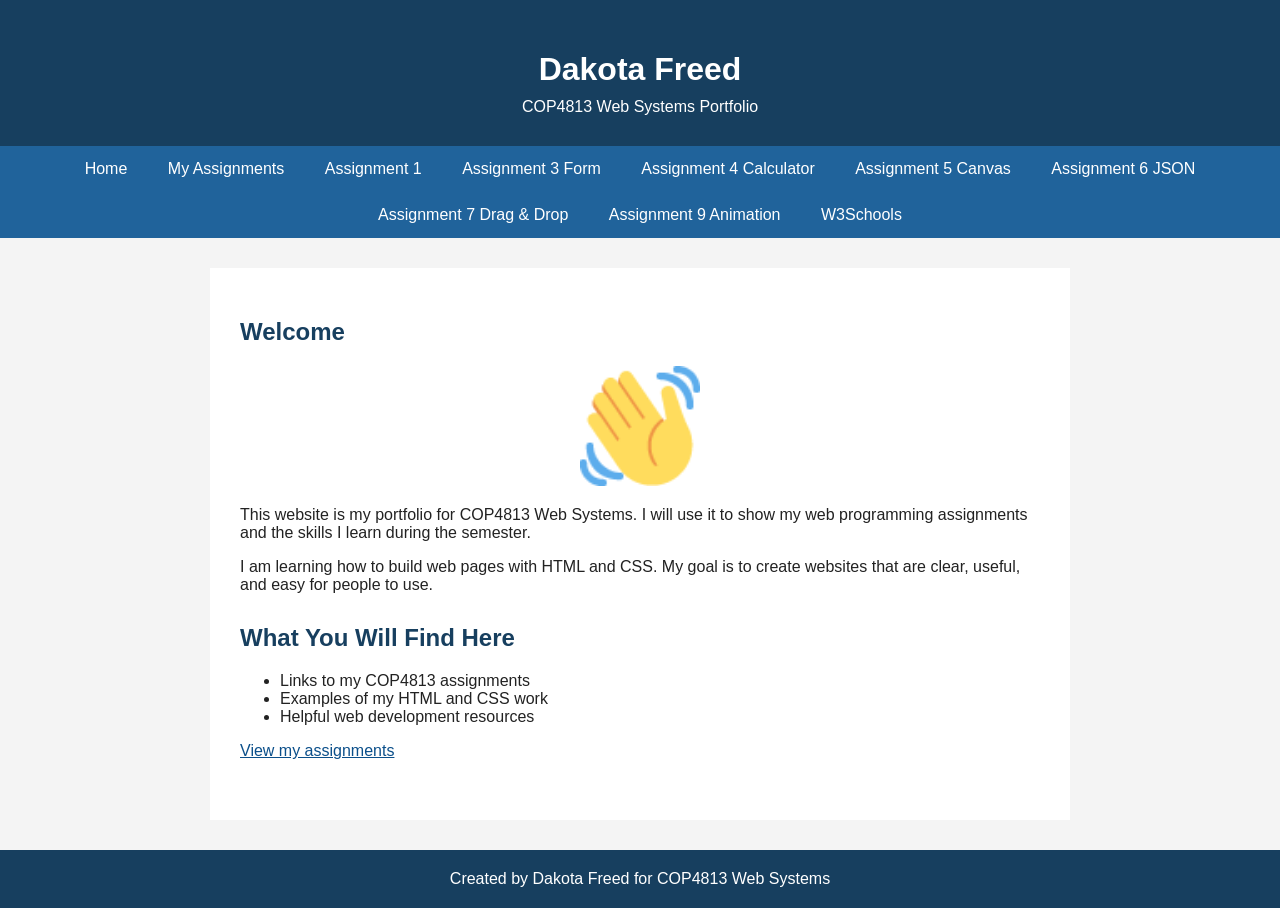
<file: index.html>
<!DOCTYPE html>
<html lang="en">
<head>
    <meta charset="UTF-8">
    <meta name="viewport" content="width=device-width, initial-scale=1.0">
    <meta name="description" content="Dakota Freed's COP4813 web programming portfolio and class assignments.">
    <meta name="author" content="Dakota Freed">
    <title>Dakota Freed | COP4813 Portfolio</title>
    <link rel="stylesheet" href="styles.css">
</head>

<body>
    <header>
        <h1>Dakota Freed</h1>
        <p>COP4813 Web Systems Portfolio</p>
    </header>

    <nav aria-label="Main menu">
        <ul>
            <li><a href="index.html">Home</a></li>
            <li><a href="assignments.html">My Assignments</a></li>
            <li><a href="assignment1.html">Assignment 1</a></li>
            <li><a href="form.html">Assignment 3 Form</a></li>
            <li><a href="calculator.html">Assignment 4 Calculator</a></li>
            <li><a href="spirograph.html">Assignment 5 Canvas</a></li>
            <li><a href="json.html">Assignment 6 JSON</a></li>
            <li><a href="cards.html">Assignment 7 Drag &amp; Drop</a></li>
            <li><a href="animation.html">Assignment 9 Animation</a></li>
            <li><a href="https://www.w3schools.com/" target="_blank" rel="noopener">W3Schools</a></li>
        </ul>
    </nav>

    <main>
        <section>
            <h2>Welcome</h2>
            <img src="waving-hand.png" alt="A yellow hand waving hello" class="profile-image">
            <p>
                This website is my portfolio for COP4813 Web Systems. I will use it to show my web programming assignments and the skills I learn during the semester.
            </p>
            <p>
                I am learning how to build web pages with HTML and CSS. My goal is to create websites that are clear, useful, and easy for people to use.
            </p>
        </section>

        <section>
            <h2>What You Will Find Here</h2>
            <ul>
                <li>Links to my COP4813 assignments</li>
                <li>Examples of my HTML and CSS work</li>
                <li>Helpful web development resources</li>
            </ul>
            <p><a href="assignments.html">View my assignments</a></p>
        </section>
    </main>

    <footer>
        <p>Created by Dakota Freed for COP4813 Web Systems</p>
    </footer>
</body>
</html>
</file>
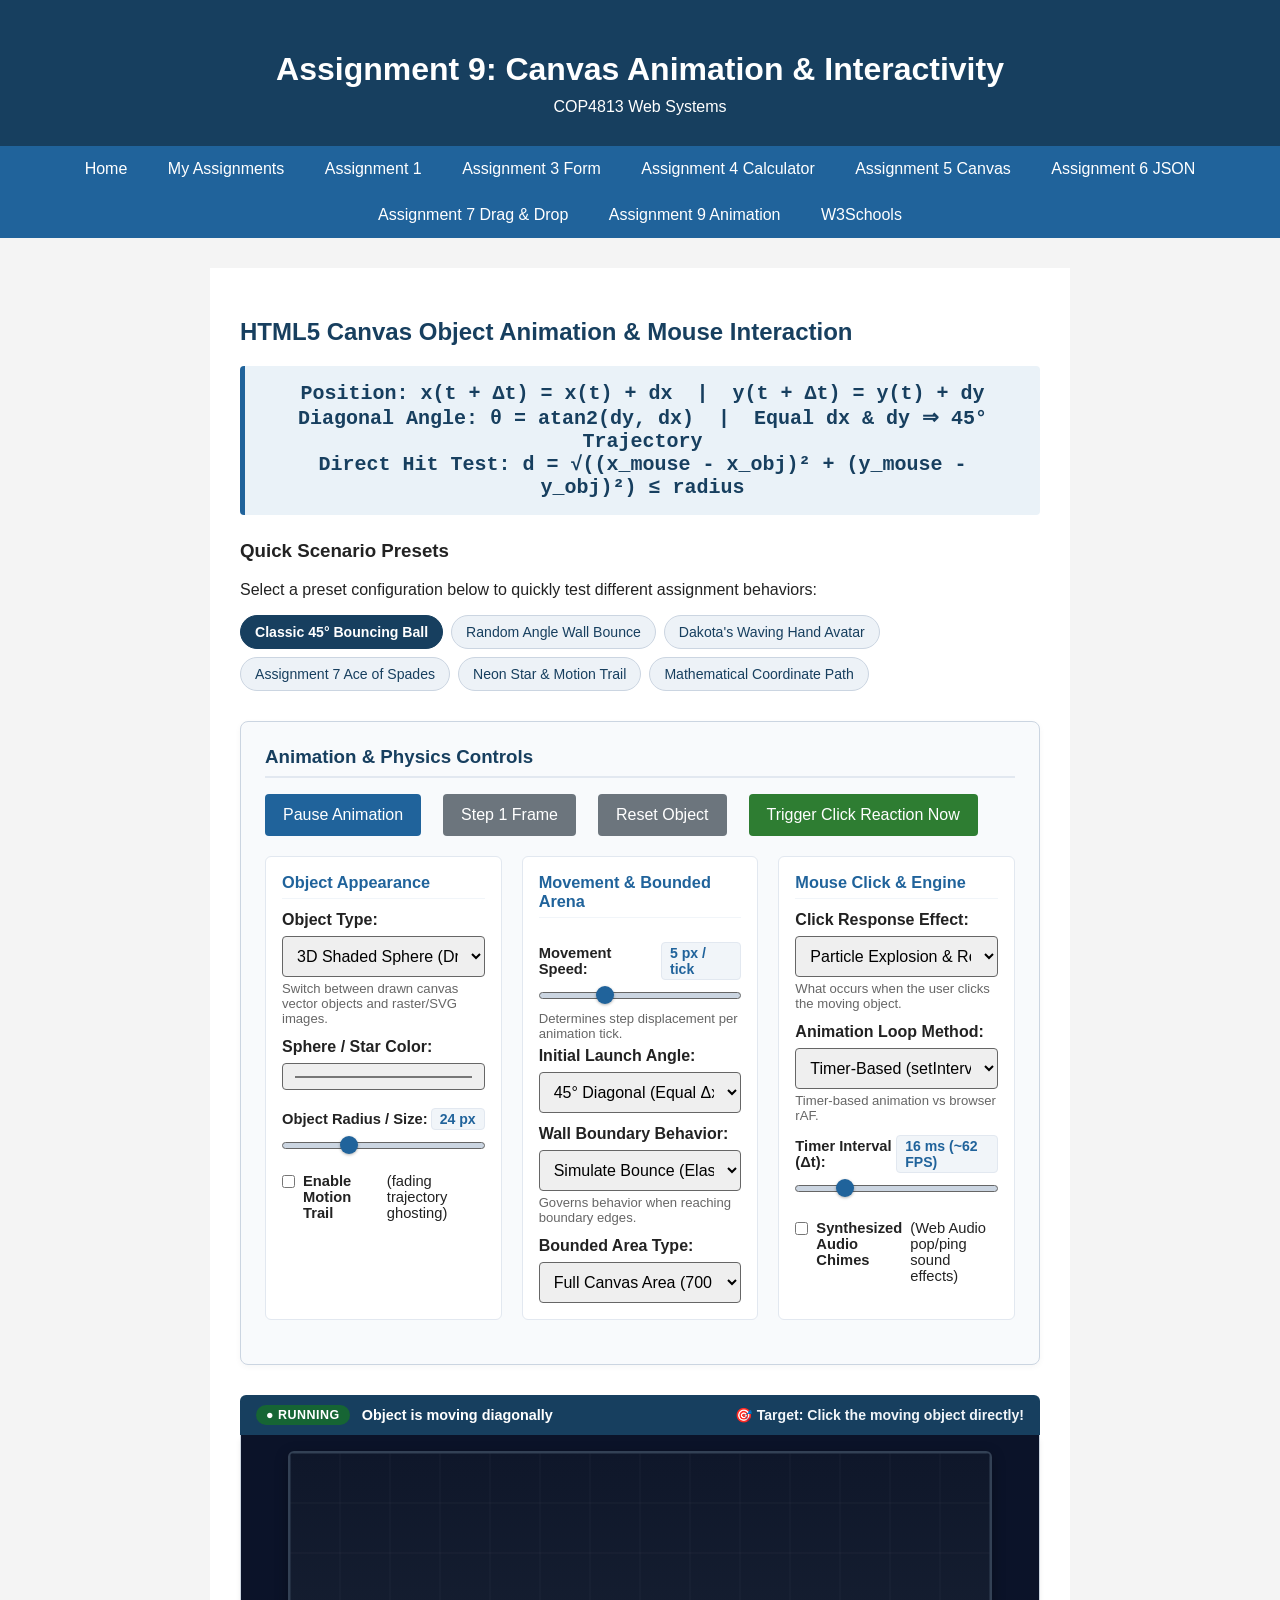
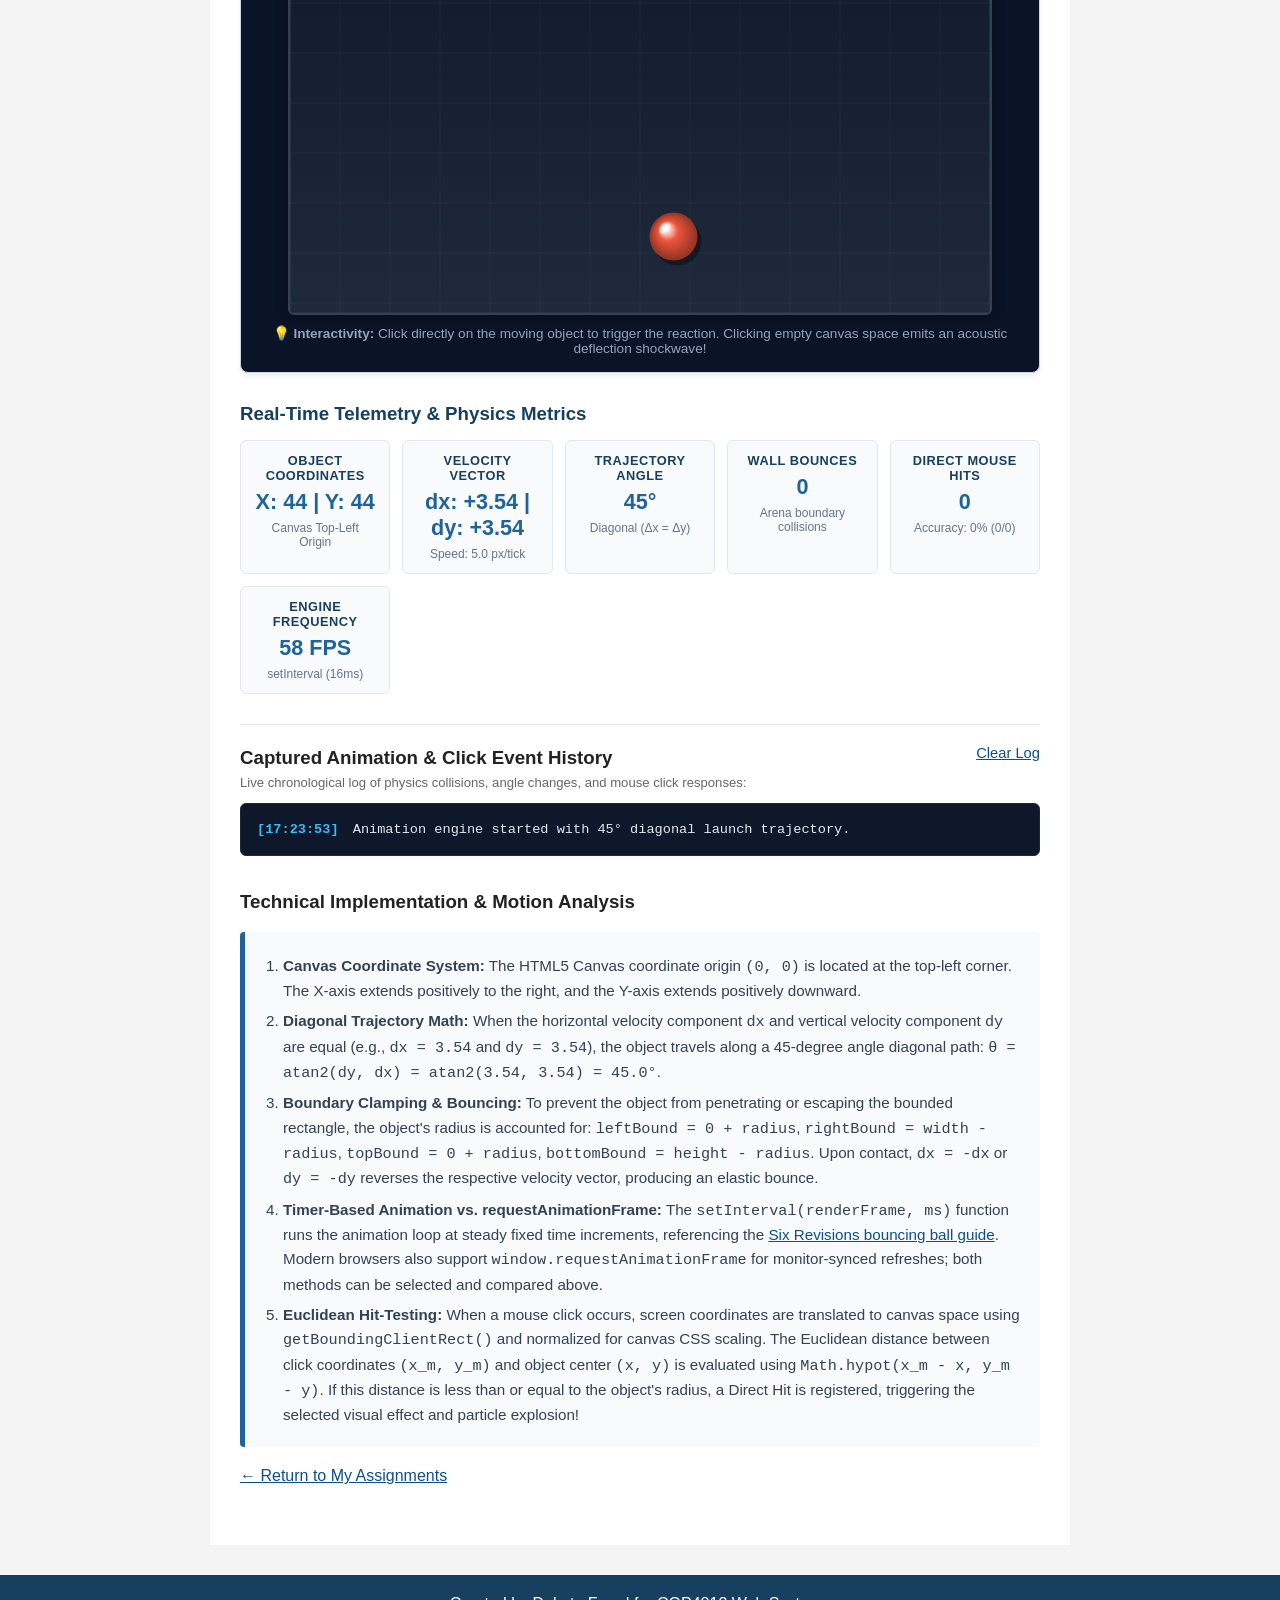
<file: animation.html>
<!DOCTYPE html>
<html lang="en">
<head>
    <meta charset="UTF-8">
    <meta name="viewport" content="width=device-width, initial-scale=1.0">
    <meta http-equiv="Cache-Control" content="no-cache, no-store, must-revalidate">
    <meta http-equiv="Pragma" content="no-cache">
    <meta http-equiv="Expires" content="0">
    <meta name="description" content="Assignment 9: HTML5 Canvas Animation and Mouse Click Interactivity for COP4813 by Dakota Freed.">
    <meta name="author" content="Dakota Freed">
    <title>Assignment 9: Animation | Dakota Freed</title>
    <link rel="stylesheet" href="styles.css?v=1.1">
</head>

<body>
    <header>
        <h1>Assignment 9: Canvas Animation &amp; Interactivity</h1>
        <p>COP4813 Web Systems</p>
    </header>

    <nav aria-label="Main menu">
        <ul>
            <li><a href="index.html">Home</a></li>
            <li><a href="assignments.html">My Assignments</a></li>
            <li><a href="assignment1.html">Assignment 1</a></li>
            <li><a href="form.html">Assignment 3 Form</a></li>
            <li><a href="calculator.html">Assignment 4 Calculator</a></li>
            <li><a href="spirograph.html">Assignment 5 Canvas</a></li>
            <li><a href="json.html">Assignment 6 JSON</a></li>
            <li><a href="cards.html">Assignment 7 Drag &amp; Drop</a></li>
            <li><a href="animation.html">Assignment 9 Animation</a></li>
            <li><a href="https://www.w3schools.com/" target="_blank" rel="noopener">W3Schools</a></li>
        </ul>
    </nav>

    <main>
        <!-- Assignment Overview Section -->
        <section class="anim-intro">
            <h2>HTML5 Canvas Object Animation &amp; Mouse Interaction</h2>

            <div class="equation-box">
                <code>Position: x(t + &Delta;t) = x(t) + dx &nbsp;|&nbsp; y(t + &Delta;t) = y(t) + dy</code><br>
                <code>Diagonal Angle: &theta; = atan2(dy, dx) &nbsp;|&nbsp; Equal dx &amp; dy &rArr; 45&deg; Trajectory</code><br>
                <code>Direct Hit Test: d = &radic;((x_mouse - x_obj)&sup2; + (y_mouse - y_obj)&sup2;) &le; radius</code>
            </div>
        </section>

        <!-- Presets Section -->
        <section class="spiro-presets">
            <h3>Quick Scenario Presets</h3>
            <p>Select a preset configuration below to quickly test different assignment behaviors:</p>
            <div class="preset-buttons">
                <button type="button" class="preset-btn active" data-preset="classic-45">Classic 45&deg; Bouncing Ball</button>
                <button type="button" class="preset-btn" data-preset="random-bounce">Random Angle Wall Bounce</button>
                <button type="button" class="preset-btn" data-preset="dakota-hand">Dakota's Waving Hand Avatar</button>
                <button type="button" class="preset-btn" data-preset="playing-card">Assignment 7 Ace of Spades</button>
                <button type="button" class="preset-btn" data-preset="neon-star">Neon Star &amp; Motion Trail</button>
                <button type="button" class="preset-btn" data-preset="equation-path">Mathematical Coordinate Path</button>
            </div>
        </section>

        <!-- Controls Section -->
        <section class="anim-controls-section">
            <h3>Animation &amp; Physics Controls</h3>
            <form id="anim-form" onsubmit="return false;">
                
                <!-- Primary Action Toolbar -->
                <div class="button-row" style="margin-bottom: 20px;">
                    <button type="button" id="btn-toggle-play" class="btn-primary">Pause Animation</button>
                    <button type="button" id="btn-step" class="btn-secondary">Step 1 Frame</button>
                    <button type="button" id="btn-reset" class="btn-secondary">Reset Object</button>
                    <button type="button" id="btn-trigger-effect" class="btn-accent">Trigger Click Reaction Now</button>
                </div>

                <div class="form-row">
                    <!-- Object Appearance Column -->
                    <div class="form-group anim-control-panel">
                        <h4>Object Appearance</h4>
                        
                        <label for="object-type">Object Type:</label>
                        <select id="object-type" name="object-type">
                            <option value="ball" selected>3D Shaded Sphere (Drawn on Canvas)</option>
                            <option value="star">Neon Geometric Star (Drawn on Canvas)</option>
                            <option value="emoji">Silly Smiley Emoji (Drawn on Canvas)</option>
                            <option value="hand">Dakota's Waving Hand (Image Object)</option>
                            <option value="card">Ace of Spades Card (SVG Image Object)</option>
                        </select>
                        <small class="field-help">Switch between drawn canvas vector objects and raster/SVG images.</small>

                        <div class="anim-param-row" id="color-param-wrapper">
                            <label for="object-color">Sphere / Star Color:</label>
                            <input type="color" id="object-color" name="object-color" value="#ed553b">
                        </div>

                        <div class="anim-param-row">
                            <div class="slider-header">
                                <label for="object-size">Object Radius / Size:</label>
                                <span class="slider-val" id="val-size">24 px</span>
                            </div>
                            <input type="range" id="object-size" name="object-size" min="14" max="46" value="24" step="1">
                        </div>

                        <label class="checkbox-label" style="margin-top: 10px;">
                            <input type="checkbox" id="toggle-trail">
                            <strong>Enable Motion Trail</strong> (fading trajectory ghosting)
                        </label>
                    </div>

                    <!-- Movement & Bounded Arena Column -->
                    <div class="form-group anim-control-panel">
                        <h4>Movement &amp; Bounded Arena</h4>

                        <div class="anim-param-row">
                            <div class="slider-header">
                                <label for="anim-speed">Movement Speed:</label>
                                <span class="slider-val" id="val-speed">5 px / tick</span>
                            </div>
                            <input type="range" id="anim-speed" name="anim-speed" min="1" max="14" value="5" step="1">
                            <small class="field-help">Determines step displacement per animation tick.</small>
                        </div>

                        <label for="launch-angle">Initial Launch Angle:</label>
                        <select id="launch-angle" name="launch-angle">
                            <option value="45" selected>45&deg; Diagonal (Equal &Delta;x and &Delta;y)</option>
                            <option value="30">30&deg; Shallow Diagonal</option>
                            <option value="60">60&deg; Steep Diagonal</option>
                            <option value="135">135&deg; Diagonal (Opposite Direction)</option>
                            <option value="random">Random Diagonal Angle</option>
                            <option value="custom">Custom Angle (Use Slider Below)</option>
                        </select>

                        <div class="anim-param-row" id="custom-angle-wrapper" style="display: none;">
                            <div class="slider-header">
                                <label for="custom-angle">Custom Angle:</label>
                                <span class="slider-val" id="val-angle">45&deg;</span>
                            </div>
                            <input type="range" id="custom-angle" name="custom-angle" min="0" max="360" value="45" step="1">
                        </div>

                        <label for="bounce-mode" style="margin-top: 12px;">Wall Boundary Behavior:</label>
                        <select id="bounce-mode" name="bounce-mode">
                            <option value="reflect" selected>Simulate Bounce (Elastic Vector Reflection)</option>
                            <option value="random">Send Off in Random Angle (Trigonometric Deflection)</option>
                            <option value="stop">Stop at Bounded Wall (Halts on Collision)</option>
                            <option value="path">Follow Calculated Coordinate Path (Lissajous Curve)</option>
                        </select>
                        <small class="field-help">Governs behavior when reaching boundary edges.</small>

                        <label for="boundary-inset" style="margin-top: 12px;">Bounded Area Type:</label>
                        <select id="boundary-inset" name="boundary-inset">
                            <option value="full" selected>Full Canvas Area (700 &times; 460 px)</option>
                            <option value="inner">Inner Demarcated Box (Inset Rectangle)</option>
                        </select>
                    </div>

                    <!-- Mouse Click & Engine Column -->
                    <div class="form-group anim-control-panel">
                        <h4>Mouse Click &amp; Engine</h4>

                        <label for="click-effect">Click Response Effect:</label>
                        <select id="click-effect" name="click-effect">
                            <option value="explode" selected>Particle Explosion &amp; Respawn</option>
                            <option value="color-deflect">Change Color &amp; Deflect Direction (Speed Boost)</option>
                            <option value="morph">Morph Object Appearance (Cycle Shapes/Images)</option>
                            <option value="repel">Shockwave Repel (Kick Away from Click)</option>
                        </select>
                        <small class="field-help">What occurs when the user clicks the moving object.</small>

                        <label for="anim-engine" style="margin-top: 12px;">Animation Loop Method:</label>
                        <select id="anim-engine" name="anim-engine">
                            <option value="timer" selected>Timer-Based (setInterval)</option>
                            <option value="raf">requestAnimationFrame (Browser VSync Loop)</option>
                        </select>
                        <small class="field-help">Timer-based animation vs browser rAF.</small>

                        <div class="anim-param-row" id="timer-speed-wrapper">
                            <div class="slider-header">
                                <label for="timer-interval">Timer Interval (&Delta;t):</label>
                                <span class="slider-val" id="val-timer">16 ms (~62 FPS)</span>
                            </div>
                            <input type="range" id="timer-interval" name="timer-interval" min="8" max="45" value="16" step="1">
                        </div>

                        <label class="checkbox-label" style="margin-top: 14px;">
                            <input type="checkbox" id="toggle-sound">
                            <strong>Synthesized Audio Chimes</strong> (Web Audio pop/ping sound effects)
                        </label>
                    </div>
                </div>
            </form>
        </section>

        <!-- Canvas Display Section -->
        <section class="canvas-section">
            <div class="canvas-header-bar">
                <div class="canvas-header-left">
                    <span id="canvas-status-pill" class="status-pill running">● RUNNING</span>
                    <span id="canvas-status-text">Object is moving diagonally</span>
                </div>
                <div class="canvas-header-right">
                    <span id="canvas-target-hint">🎯 Target: Click the moving object directly!</span>
                </div>
            </div>

            <div class="canvas-container anim-canvas-container">
                <canvas id="anim-canvas" width="700" height="460" role="img" aria-label="Interactive 2D animation canvas">
                    Your browser does not support the HTML5 canvas tag. Please update to a modern browser.
                </canvas>
                <div class="canvas-tip-footer">
                    <span>💡 <strong>Interactivity:</strong> Click directly on the moving object to trigger the reaction. Clicking empty canvas space emits an acoustic deflection shockwave!</span>
                </div>
            </div>
        </section>

        <!-- Live Telemetry Dashboard Section -->
        <section class="telemetry-section">
            <h3>Real-Time Telemetry &amp; Physics Metrics</h3>
            <div class="metrics-grid">
                <div class="metric-card">
                    <div class="metric-label">Object Coordinates</div>
                    <div class="metric-value" id="metric-coords">X: 60 | Y: 60</div>
                    <div class="metric-sub" id="metric-coords-sub">Canvas Top-Left Origin</div>
                </div>

                <div class="metric-card">
                    <div class="metric-label">Velocity Vector</div>
                    <div class="metric-value" id="metric-velocity">dx: +3.54 | dy: +3.54</div>
                    <div class="metric-sub" id="metric-speed">Speed: 5.0 px/tick</div>
                </div>

                <div class="metric-card">
                    <div class="metric-label">Trajectory Angle</div>
                    <div class="metric-value" id="metric-angle">45.0&deg;</div>
                    <div class="metric-sub" id="metric-quadrant">Diagonal (&Delta;x = &Delta;y)</div>
                </div>

                <div class="metric-card">
                    <div class="metric-label">Wall Bounces</div>
                    <div class="metric-value" id="metric-bounces">0</div>
                    <div class="metric-sub">Arena boundary collisions</div>
                </div>

                <div class="metric-card">
                    <div class="metric-label">Direct Mouse Hits</div>
                    <div class="metric-value" id="metric-hits">0</div>
                    <div class="metric-sub" id="metric-accuracy">Accuracy: 0%</div>
                </div>

                <div class="metric-card">
                    <div class="metric-label">Engine Frequency</div>
                    <div class="metric-value" id="metric-fps">60 FPS</div>
                    <div class="metric-sub" id="metric-engine-sub">setInterval (16ms)</div>
                </div>
            </div>
        </section>

        <!-- Captured Event History Log Section -->
        <section class="event-log-section">
            <div class="event-log-header">
                <h3>Captured Animation &amp; Click Event History</h3>
                <button type="button" id="btn-clear-log" class="button-link-inline">Clear Log</button>
            </div>
            <p class="field-help">Live chronological log of physics collisions, angle changes, and mouse click responses:</p>
            <div id="event-log-container" class="event-log-container">
                <ul id="event-log-list" class="event-log-list">
                    <li class="log-item initial-log">Ready. Animation initialized with diagonal 45&deg; trajectory. Click the moving object on canvas to trigger reactions.</li>
                </ul>
            </div>
        </section>

        <!-- Technical & Motion Analysis Section -->
        <section class="spiro-intro" style="margin-top: 35px;">
            <h3>Technical Implementation &amp; Motion Analysis</h3>
            <div class="analysis-box">
                <ol>
                    <li>
                        <strong>Canvas Coordinate System:</strong> The HTML5 Canvas coordinate origin <code>(0, 0)</code> is located at the top-left corner. The X-axis extends positively to the right, and the Y-axis extends positively downward.
                    </li>
                    <li>
                        <strong>Diagonal Trajectory Math:</strong> When the horizontal velocity component <code>dx</code> and vertical velocity component <code>dy</code> are equal (e.g., <code>dx = 3.54</code> and <code>dy = 3.54</code>), the object travels along a 45-degree angle diagonal path:
                        <code>&theta; = atan2(dy, dx) = atan2(3.54, 3.54) = 45.0&deg;</code>.
                    </li>
                    <li>
                        <strong>Boundary Clamping &amp; Bouncing:</strong> To prevent the object from penetrating or escaping the bounded rectangle, the object's radius is accounted for:
                        <code>leftBound = 0 + radius</code>, <code>rightBound = width - radius</code>, <code>topBound = 0 + radius</code>, <code>bottomBound = height - radius</code>.
                        Upon contact, <code>dx = -dx</code> or <code>dy = -dy</code> reverses the respective velocity vector, producing an elastic bounce.
                    </li>
                    <li>
                        <strong>Timer-Based Animation vs. requestAnimationFrame:</strong> The <code>setInterval(renderFrame, ms)</code> function runs the animation loop at steady fixed time increments, referencing the <a href="https://www.webfx.com/blog/web-design/bouncing-a-ball-around-with-html5-and-javascript/" target="_blank" rel="noopener">Six Revisions bouncing ball guide</a>. Modern browsers also support <code>window.requestAnimationFrame</code> for monitor-synced refreshes; both methods can be selected and compared above.
                    </li>
                    <li>
                        <strong>Euclidean Hit-Testing:</strong> When a mouse click occurs, screen coordinates are translated to canvas space using <code>getBoundingClientRect()</code> and normalized for canvas CSS scaling. The Euclidean distance between click coordinates <code>(x_m, y_m)</code> and object center <code>(x, y)</code> is evaluated using <code>Math.hypot(x_m - x, y_m - y)</code>. If this distance is less than or equal to the object's radius, a Direct Hit is registered, triggering the selected visual effect and particle explosion!
                    </li>
                </ol>
            </div>
            <p><a href="assignments.html">&larr; Return to My Assignments</a></p>
        </section>
    </main>

    <footer>
        <p>Created by Dakota Freed for COP4813 Web Systems</p>
    </footer>

    <script src="animation.js?v=1.1"></script>
</body>
</html>
</file>
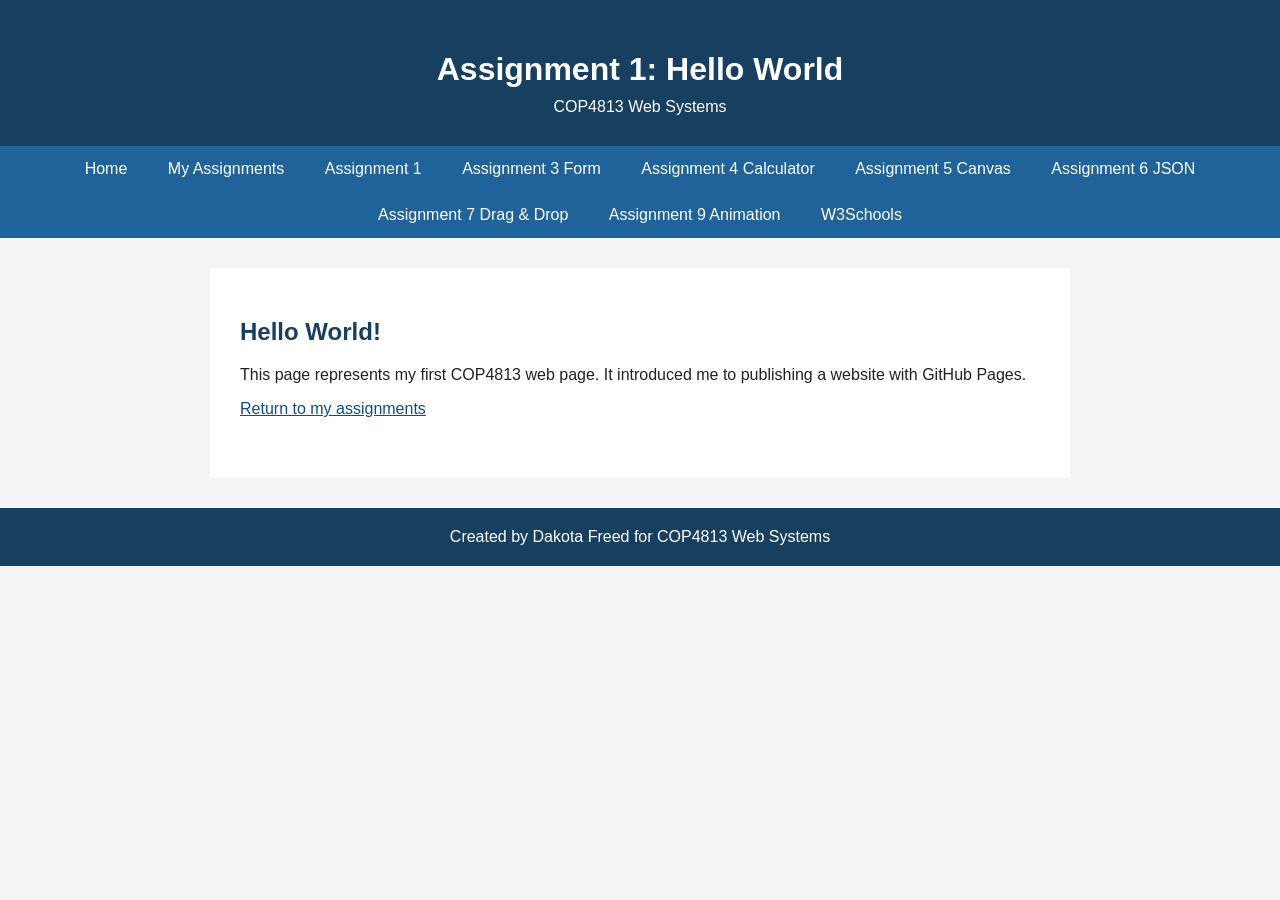
<file: assignment1.html>
<!DOCTYPE html>
<html lang="en">
<head>
    <meta charset="UTF-8">
    <meta name="viewport" content="width=device-width, initial-scale=1.0">
    <meta name="description" content="Assignment 1 Hello World page for COP4813 by Dakota Freed.">
    <meta name="author" content="Dakota Freed">
    <title>Assignment 1 | Dakota Freed</title>
    <link rel="stylesheet" href="styles.css">
</head>

<body>
    <header>
        <h1>Assignment 1: Hello World</h1>
        <p>COP4813 Web Systems</p>
    </header>

    <nav aria-label="Main menu">
        <ul>
            <li><a href="index.html">Home</a></li>
            <li><a href="assignments.html">My Assignments</a></li>
            <li><a href="assignment1.html">Assignment 1</a></li>
            <li><a href="form.html">Assignment 3 Form</a></li>
            <li><a href="calculator.html">Assignment 4 Calculator</a></li>
            <li><a href="spirograph.html">Assignment 5 Canvas</a></li>
            <li><a href="json.html">Assignment 6 JSON</a></li>
            <li><a href="cards.html">Assignment 7 Drag &amp; Drop</a></li>
            <li><a href="animation.html">Assignment 9 Animation</a></li>
            <li><a href="https://www.w3schools.com/" target="_blank" rel="noopener">W3Schools</a></li>
        </ul>
    </nav>

    <main>
        <section>
            <h2>Hello World!</h2>
            <p>
                This page represents my first COP4813 web page. It introduced me to publishing a website with GitHub Pages.
            </p>
            <p><a href="assignments.html">Return to my assignments</a></p>
        </section>
    </main>

    <footer>
        <p>Created by Dakota Freed for COP4813 Web Systems</p>
    </footer>
</body>
</html>
</file>
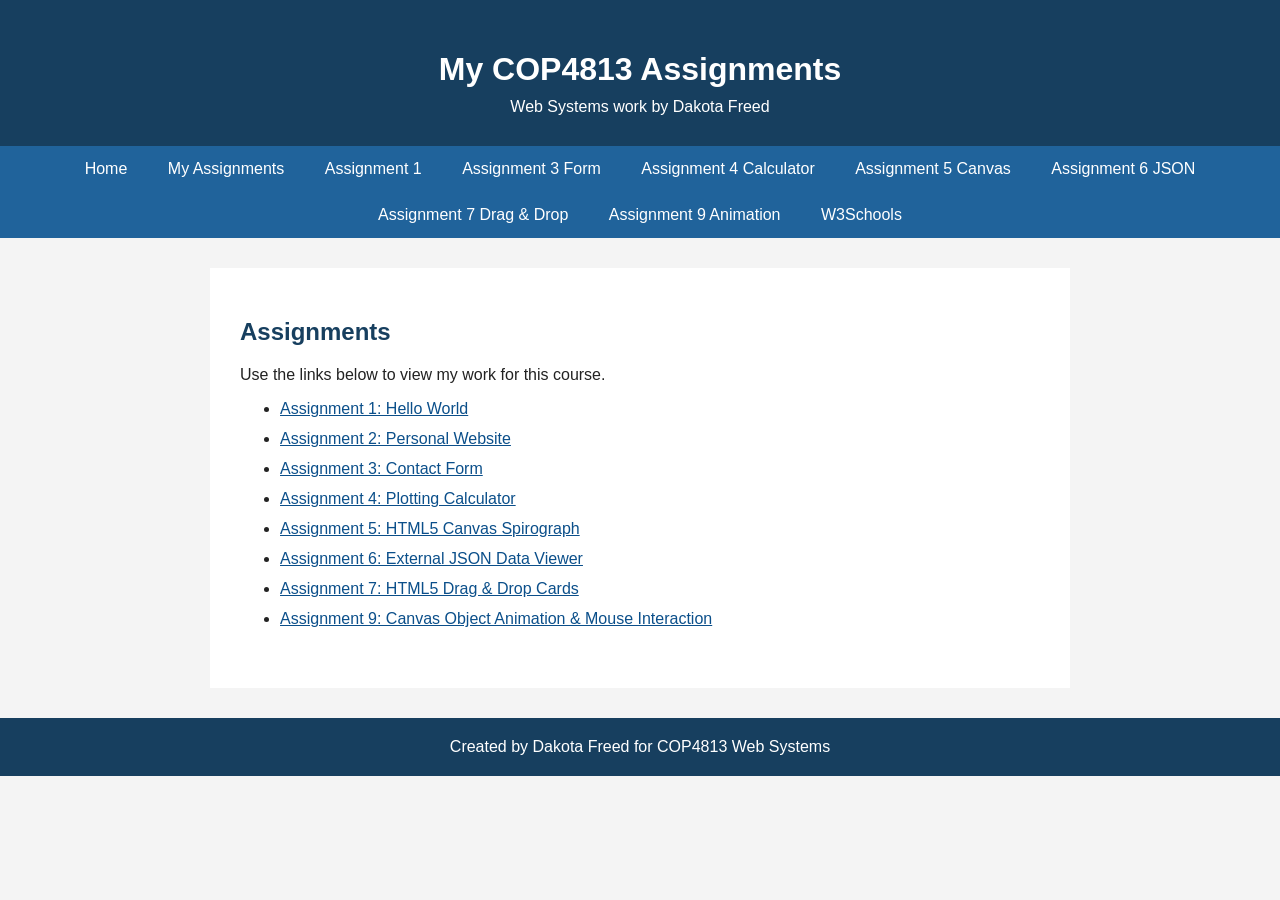
<file: assignments.html>
<!DOCTYPE html>
<html lang="en">
<head>
    <meta charset="UTF-8">
    <meta name="viewport" content="width=device-width, initial-scale=1.0">
    <meta name="description" content="COP4813 assignments completed by Dakota Freed.">
    <meta name="author" content="Dakota Freed">
    <title>My Assignments | Dakota Freed</title>
    <link rel="stylesheet" href="styles.css">
</head>

<body>
    <header>
        <h1>My COP4813 Assignments</h1>
        <p>Web Systems work by Dakota Freed</p>
    </header>

    <nav aria-label="Main menu">
        <ul>
            <li><a href="index.html">Home</a></li>
            <li><a href="assignments.html">My Assignments</a></li>
            <li><a href="assignment1.html">Assignment 1</a></li>
            <li><a href="form.html">Assignment 3 Form</a></li>
            <li><a href="calculator.html">Assignment 4 Calculator</a></li>
            <li><a href="spirograph.html">Assignment 5 Canvas</a></li>
            <li><a href="json.html">Assignment 6 JSON</a></li>
            <li><a href="cards.html">Assignment 7 Drag &amp; Drop</a></li>
            <li><a href="animation.html">Assignment 9 Animation</a></li>
            <li><a href="https://www.w3schools.com/" target="_blank" rel="noopener">W3Schools</a></li>
        </ul>
    </nav>

    <main>
        <section>
            <h2>Assignments</h2>
            <p>Use the links below to view my work for this course.</p>
            <ul class="assignment-list">
                <li><a href="assignment1.html">Assignment 1: Hello World</a></li>
                <li><a href="assignments.html">Assignment 2: Personal Website</a></li>
                <li><a href="form.html">Assignment 3: Contact Form</a></li>
                <li><a href="calculator.html">Assignment 4: Plotting Calculator</a></li>
                <li><a href="spirograph.html">Assignment 5: HTML5 Canvas Spirograph</a></li>
                <li><a href="json.html">Assignment 6: External JSON Data Viewer</a></li>
                <li><a href="cards.html">Assignment 7: HTML5 Drag &amp; Drop Cards</a></li>
                <li><a href="animation.html">Assignment 9: Canvas Object Animation &amp; Mouse Interaction</a></li>
            </ul>
        </section>
    </main>

    <footer>
        <p>Created by Dakota Freed for COP4813 Web Systems</p>
    </footer>
</body>
</html>
</file>
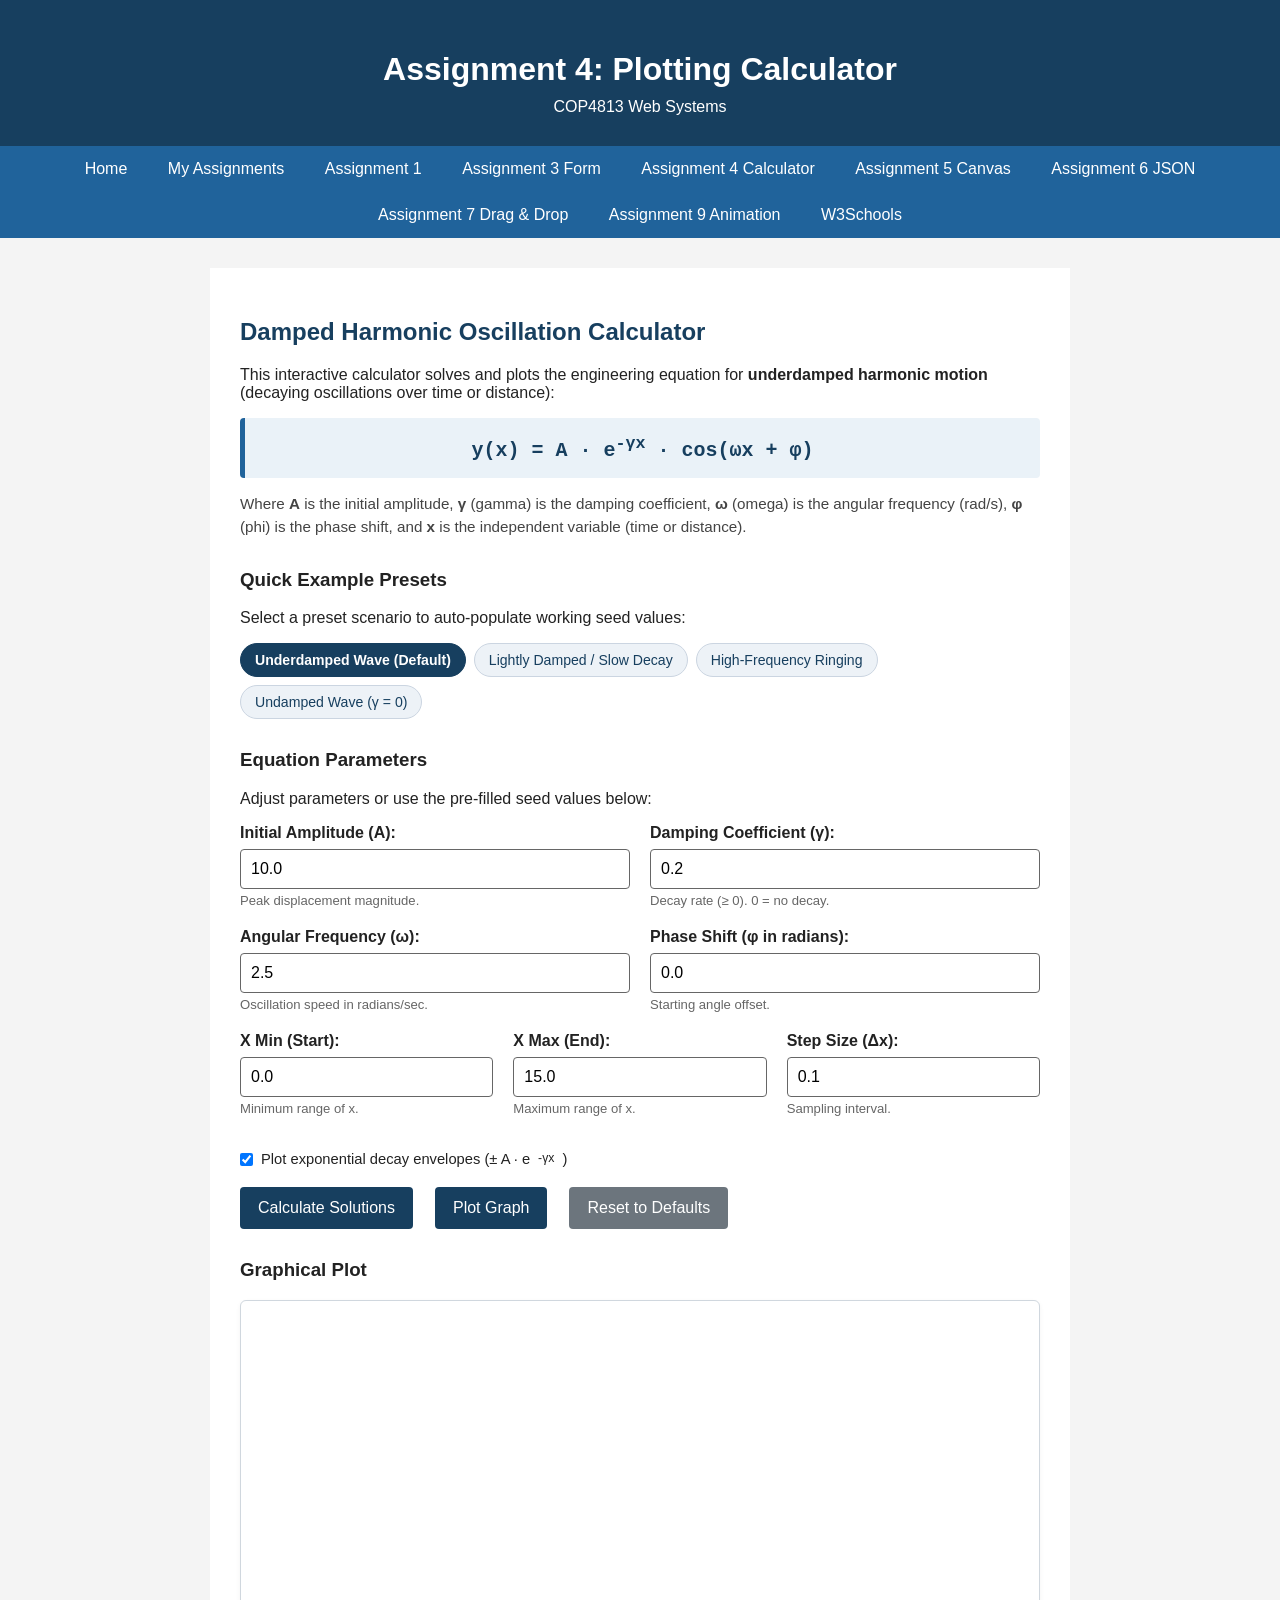
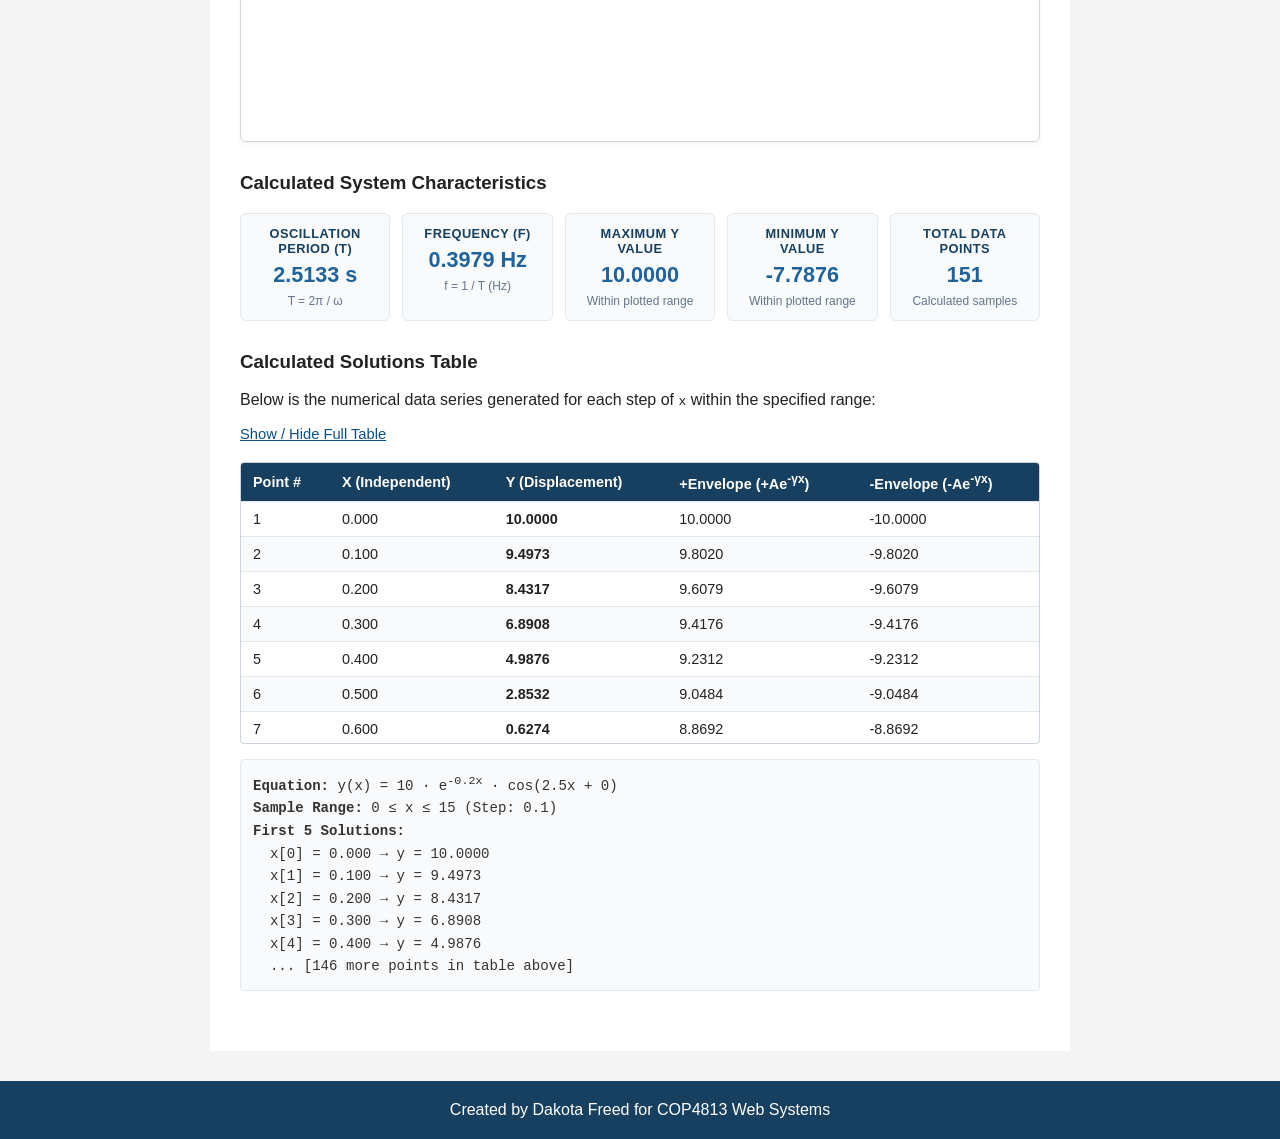
<file: calculator.html>
<!DOCTYPE html>
<html lang="en">
<head>
    <meta charset="UTF-8">
    <meta name="viewport" content="width=device-width, initial-scale=1.0">
    <meta name="description" content="Assignment 4: Damped Harmonic Motion Calculator and Plotter for COP4813 by Dakota Freed.">
    <meta name="author" content="Dakota Freed">
    <title>Assignment 4: Plotting Calculator | Dakota Freed</title>
    <link rel="stylesheet" href="styles.css">
    <!-- Highcharts Plotting Library (matching course reference) -->
    <script src="https://code.highcharts.com/highcharts.js"></script>
    <script src="https://code.highcharts.com/modules/exporting.js"></script>
    <script src="https://code.highcharts.com/modules/export-data.js"></script>
</head>

<body>
    <header>
        <h1>Assignment 4: Plotting Calculator</h1>
        <p>COP4813 Web Systems</p>
    </header>

    <nav aria-label="Main menu">
        <ul>
            <li><a href="index.html">Home</a></li>
            <li><a href="assignments.html">My Assignments</a></li>
            <li><a href="assignment1.html">Assignment 1</a></li>
            <li><a href="form.html">Assignment 3 Form</a></li>
            <li><a href="calculator.html">Assignment 4 Calculator</a></li>
            <li><a href="spirograph.html">Assignment 5 Canvas</a></li>
            <li><a href="json.html">Assignment 6 JSON</a></li>
            <li><a href="cards.html">Assignment 7 Drag &amp; Drop</a></li>
            <li><a href="animation.html">Assignment 9 Animation</a></li>
            <li><a href="https://www.w3schools.com/" target="_blank" rel="noopener">W3Schools</a></li>
        </ul>
    </nav>

    <main>
        <section class="calculator-intro">
            <h2>Damped Harmonic Oscillation Calculator</h2>
            <p>
                This interactive calculator solves and plots the engineering equation for 
                <strong>underdamped harmonic motion</strong> (decaying oscillations over time or distance):
            </p>
            <div class="equation-box">
                <code>y(x) = A &middot; e<sup>-&gamma;x</sup> &middot; cos(&omega;x + &phi;)</code>
            </div>
            <p class="equation-legend">
                Where <strong>A</strong> is the initial amplitude, <strong>&gamma;</strong> (gamma) is the damping coefficient, 
                <strong>&omega;</strong> (omega) is the angular frequency (rad/s), <strong>&phi;</strong> (phi) is the phase shift, 
                and <strong>x</strong> is the independent variable (time or distance).
            </p>
        </section>

        <section class="calculator-presets">
            <h3>Quick Example Presets</h3>
            <p>Select a preset scenario to auto-populate working seed values:</p>
            <div class="preset-buttons">
                <button type="button" class="preset-btn" data-preset="underdamped">Underdamped Wave (Default)</button>
                <button type="button" class="preset-btn" data-preset="lightly-damped">Lightly Damped / Slow Decay</button>
                <button type="button" class="preset-btn" data-preset="high-freq">High-Frequency Ringing</button>
                <button type="button" class="preset-btn" data-preset="undamped">Undamped Wave (&gamma; = 0)</button>
            </div>
        </section>

        <section class="calculator-form-section">
            <h3>Equation Parameters</h3>
            <p>Adjust parameters or use the pre-filled seed values below:</p>

            <form id="calculator-form" onsubmit="return false;">
                <div class="form-row">
                    <div class="form-group">
                        <label for="amplitude">Initial Amplitude (A):</label>
                        <input type="number" id="amplitude" name="amplitude" value="10.0" step="any" required>
                        <small class="field-help">Peak displacement magnitude.</small>
                    </div>

                    <div class="form-group">
                        <label for="damping">Damping Coefficient (&gamma;):</label>
                        <input type="number" id="damping" name="damping" value="0.2" step="any" min="0" required>
                        <small class="field-help">Decay rate (&ge; 0). 0 = no decay.</small>
                    </div>
                </div>

                <div class="form-row">
                    <div class="form-group">
                        <label for="omega">Angular Frequency (&omega;):</label>
                        <input type="number" id="omega" name="omega" value="2.5" step="any" required>
                        <small class="field-help">Oscillation speed in radians/sec.</small>
                    </div>

                    <div class="form-group">
                        <label for="phi">Phase Shift (&phi; in radians):</label>
                        <input type="number" id="phi" name="phi" value="0.0" step="any" required>
                        <small class="field-help">Starting angle offset.</small>
                    </div>
                </div>

                <div class="form-row">
                    <div class="form-group">
                        <label for="xmin">X Min (Start):</label>
                        <input type="number" id="xmin" name="xmin" value="0.0" step="any" required>
                        <small class="field-help">Minimum range of x.</small>
                    </div>

                    <div class="form-group">
                        <label for="xmax">X Max (End):</label>
                        <input type="number" id="xmax" name="xmax" value="15.0" step="any" required>
                        <small class="field-help">Maximum range of x.</small>
                    </div>

                    <div class="form-group">
                        <label for="xstep">Step Size (&Delta;x):</label>
                        <input type="number" id="xstep" name="xstep" value="0.1" step="any" min="0.001" required>
                        <small class="field-help">Sampling interval.</small>
                    </div>
                </div>

                <div class="envelope-toggle-group">
                    <label class="checkbox-label">
                        <input type="checkbox" id="show-envelope" checked>
                        Plot exponential decay envelopes (&plusmn; A &middot; e<sup>-&gamma;x</sup>)
                    </label>
                </div>

                <p id="calc-error" class="form-error" aria-live="polite"></p>

                <div class="button-row">
                    <button type="button" id="btn-calculate">Calculate Solutions</button>
                    <button type="button" id="btn-plot">Plot Graph</button>
                    <button type="button" id="btn-reset" class="btn-secondary">Reset to Defaults</button>
                </div>
            </form>
        </section>

        <!-- Plot Visualization Section -->
        <section class="plot-section">
            <h3>Graphical Plot</h3>
            <div id="plot-container" class="chart-container" style="min-width: 320px; height: 420px; margin: 0 auto;"></div>
        </section>

        <!-- Engineering Summary Metrics -->
        <section class="metrics-section">
            <h3>Calculated System Characteristics</h3>
            <div class="metrics-grid">
                <div class="metric-card">
                    <div class="metric-label">Oscillation Period (T)</div>
                    <div class="metric-value" id="stat-period">--</div>
                    <div class="metric-sub">T = 2&pi; / &omega;</div>
                </div>
                <div class="metric-card">
                    <div class="metric-label">Frequency (f)</div>
                    <div class="metric-value" id="stat-frequency">--</div>
                    <div class="metric-sub">f = 1 / T (Hz)</div>
                </div>
                <div class="metric-card">
                    <div class="metric-label">Maximum Y Value</div>
                    <div class="metric-value" id="stat-max-y">--</div>
                    <div class="metric-sub">Within plotted range</div>
                </div>
                <div class="metric-card">
                    <div class="metric-label">Minimum Y Value</div>
                    <div class="metric-value" id="stat-min-y">--</div>
                    <div class="metric-sub">Within plotted range</div>
                </div>
                <div class="metric-card">
                    <div class="metric-label">Total Data Points</div>
                    <div class="metric-value" id="stat-total-points">--</div>
                    <div class="metric-sub">Calculated samples</div>
                </div>
            </div>
        </section>

        <!-- Calculated Solutions Table / Output List -->
        <section class="results-section">
            <h3>Calculated Solutions Table</h3>
            <p>Below is the numerical data series generated for each step of <code>x</code> within the specified range:</p>
            <div class="table-actions">
                <button type="button" id="toggle-table-btn" class="button-link-inline">Show / Hide Full Table</button>
            </div>
            <div id="table-wrapper" class="table-wrapper">
                <table class="data-table" id="solutions-table">
                    <thead>
                        <tr>
                            <th scope="col">Point #</th>
                            <th scope="col">X (Independent)</th>
                            <th scope="col">Y (Displacement)</th>
                            <th scope="col">+Envelope (+Ae<sup>-&gamma;x</sup>)</th>
                            <th scope="col">-Envelope (-Ae<sup>-&gamma;x</sup>)</th>
                        </tr>
                    </thead>
                    <tbody id="table-body">
                        <!-- Populated by calculator.js -->
                    </tbody>
                </table>
            </div>
            <div id="output-text" class="output-raw"></div>
        </section>
    </main>

    <footer>
        <p>Created by Dakota Freed for COP4813 Web Systems</p>
    </footer>

    <script src="calculator.js"></script>
</body>
</html>
</file>
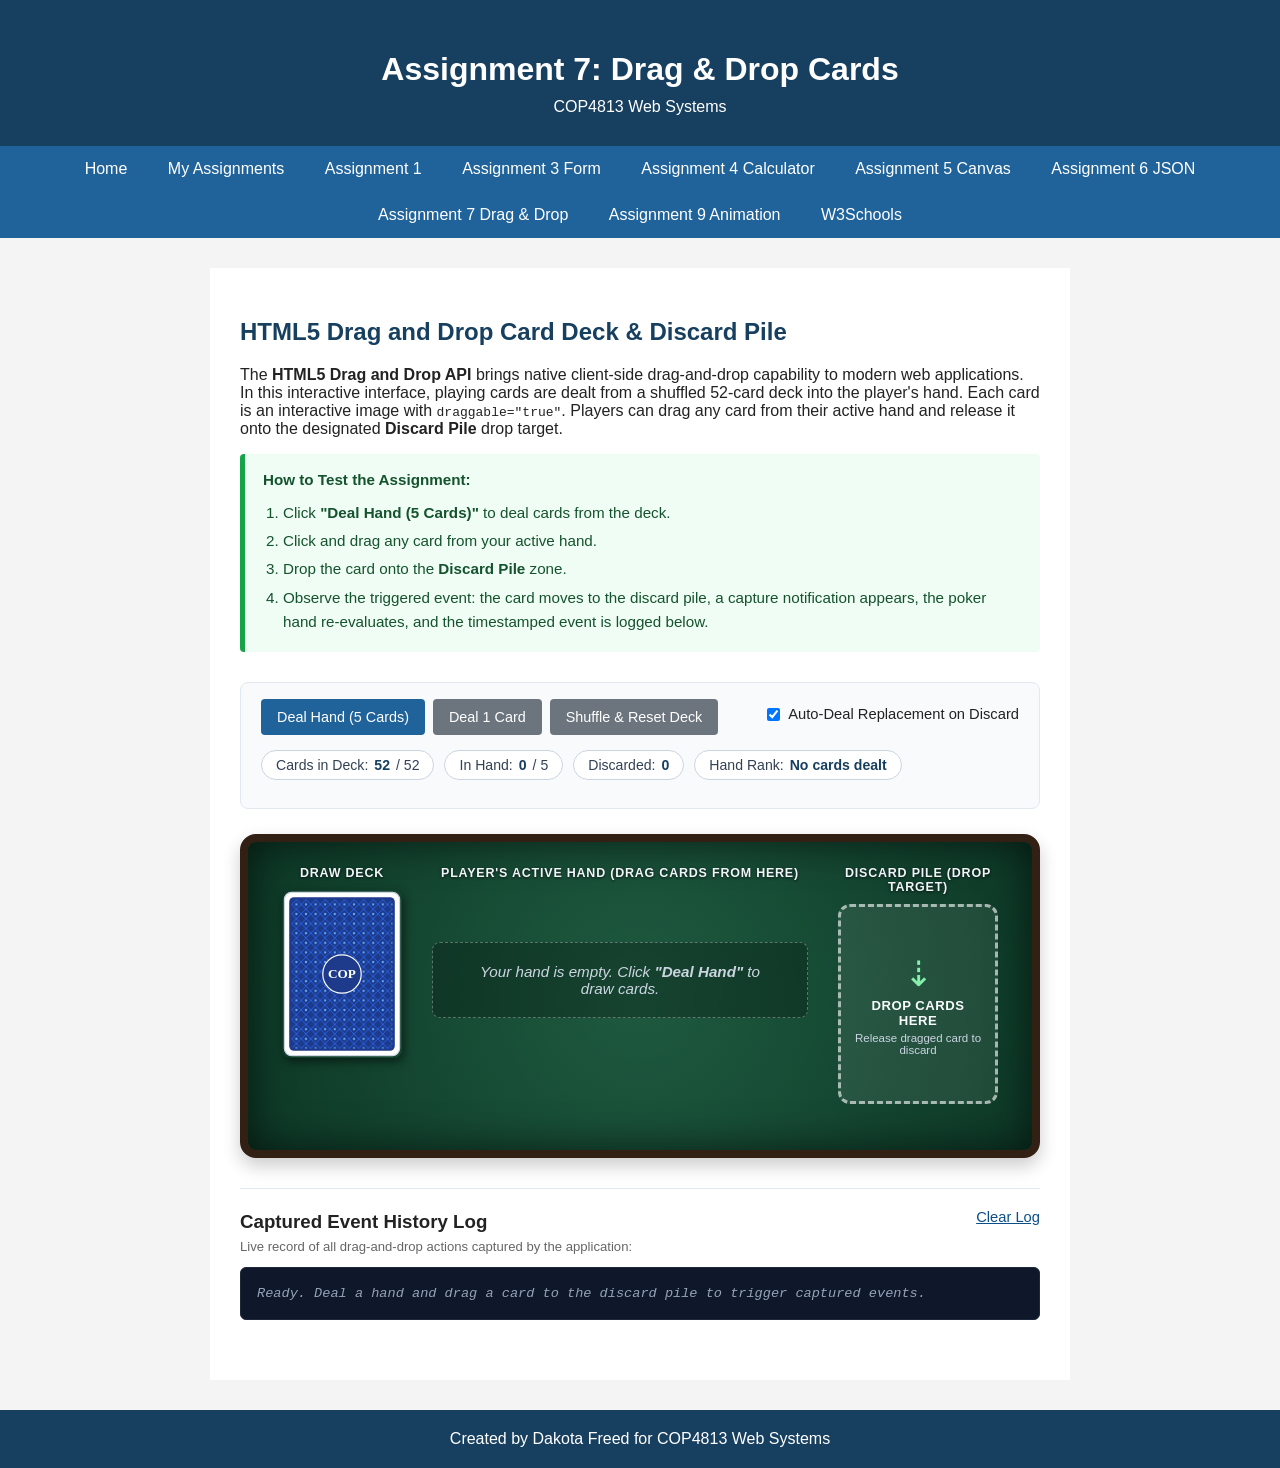
<file: cards.html>
<!DOCTYPE html>
<html lang="en">
<head>
    <meta charset="UTF-8">
    <meta name="viewport" content="width=device-width, initial-scale=1.0">
    <meta name="description" content="Assignment 7: HTML5 Drag and Drop Playing Cards and Discard Interface for COP4813 by Dakota Freed.">
    <meta name="author" content="Dakota Freed">
    <title>Assignment 7: Drag &amp; Drop Cards | Dakota Freed</title>
    <link rel="stylesheet" href="styles.css">
</head>

<body>
    <header>
        <h1>Assignment 7: Drag &amp; Drop Cards</h1>
        <p>COP4813 Web Systems</p>
    </header>

    <nav aria-label="Main menu">
        <ul>
            <li><a href="index.html">Home</a></li>
            <li><a href="assignments.html">My Assignments</a></li>
            <li><a href="assignment1.html">Assignment 1</a></li>
            <li><a href="form.html">Assignment 3 Form</a></li>
            <li><a href="calculator.html">Assignment 4 Calculator</a></li>
            <li><a href="spirograph.html">Assignment 5 Canvas</a></li>
            <li><a href="json.html">Assignment 6 JSON</a></li>
            <li><a href="cards.html">Assignment 7 Drag &amp; Drop</a></li>
            <li><a href="animation.html">Assignment 9 Animation</a></li>
            <li><a href="https://www.w3schools.com/" target="_blank" rel="noopener">W3Schools</a></li>
        </ul>
    </nav>

    <main>
        <section class="cards-intro">
            <h2>HTML5 Drag and Drop Card Deck &amp; Discard Pile</h2>
            <p>
                The <strong>HTML5 Drag and Drop API</strong> brings native client-side drag-and-drop capability 
                to modern web applications. In this interactive interface, playing cards are dealt from a 
                shuffled 52-card deck into the player's hand. Each card is an interactive image with 
                <code>draggable="true"</code>. Players can drag any card from their active hand and release it 
                onto the designated <strong>Discard Pile</strong> drop target.
            </p>
            <div class="cards-instructions-box">
                <strong>How to Test the Assignment:</strong>
                <ol>
                    <li>Click <strong>"Deal Hand (5 Cards)"</strong> to deal cards from the deck.</li>
                    <li>Click and drag any card from your active hand.</li>
                    <li>Drop the card onto the <strong>Discard Pile</strong> zone.</li>
                    <li>Observe the triggered event: the card moves to the discard pile, a capture notification appears, the poker hand re-evaluates, and the timestamped event is logged below.</li>
                </ol>
            </div>
        </section>

        <!-- Game Controls & Statistics Toolbar -->
        <section class="cards-controls-section">
            <div class="cards-toolbar">
                <div class="toolbar-buttons">
                    <button type="button" id="btn-deal-hand" class="btn-primary">Deal Hand (5 Cards)</button>
                    <button type="button" id="btn-deal-one" class="btn-secondary">Deal 1 Card</button>
                    <button type="button" id="btn-reset-deck" class="btn-secondary">Shuffle &amp; Reset Deck</button>
                </div>

                <div class="toolbar-options">
                    <label class="checkbox-label" for="auto-replace-toggle">
                        <input type="checkbox" id="auto-replace-toggle" checked>
                        <span>Auto-Deal Replacement on Discard</span>
                    </label>
                </div>
            </div>

            <!-- Stats Bar -->
            <div class="cards-stats-bar">
                <div class="stat-pill">
                    <span class="stat-pill-label">Cards in Deck:</span>
                    <strong id="deck-count">52</strong> / 52
                </div>
                <div class="stat-pill">
                    <span class="stat-pill-label">In Hand:</span>
                    <strong id="hand-count">0</strong> / 5
                </div>
                <div class="stat-pill">
                    <span class="stat-pill-label">Discarded:</span>
                    <strong id="discard-count">0</strong>
                </div>
                <div class="stat-pill">
                    <span class="stat-pill-label">Hand Rank:</span>
                    <strong id="hand-evaluation">No cards dealt</strong>
                </div>
            </div>

            <!-- Triggered Event Alert Banner -->
            <div id="event-alert-banner" class="event-alert" aria-live="polite" style="display: none;">
                <span class="event-icon">&#x2713;</span>
                <span id="event-alert-text">Ready</span>
            </div>
        </section>

        <!-- Main Card Table Felt Area -->
        <section class="card-table-section">
            <div class="card-table-felt">
                
                <!-- Deck Area -->
                <div class="table-zone deck-zone">
                    <div class="zone-label">Draw Deck</div>
                    <div id="deck-visual" class="deck-stack">
                        <img src="images/cards/card_back.svg" alt="Deck back" class="card-image deck-card-back">
                    </div>
                </div>

                <!-- Active Hand Area -->
                <div class="table-zone hand-zone">
                    <div class="zone-label">Player's Active Hand (Drag cards from here)</div>
                    <div id="hand-container" class="cards-container">
                        <div class="empty-hand-prompt" id="empty-hand-msg">
                            Click <strong>"Deal Hand"</strong> to deal cards.
                        </div>
                    </div>
                </div>

                <!-- Discard Pile Drop Target Area -->
                <div class="table-zone discard-zone-wrapper">
                    <div class="zone-label">Discard Pile (Drop target)</div>
                    <div id="discard-drop-target" class="discard-drop-target" aria-label="Discard Pile Drop Zone">
                        <div class="drop-zone-content" id="drop-zone-placeholder">
                            <div class="drop-target-icon">&#x21E3;</div>
                            <div class="drop-target-title">DROP CARDS HERE</div>
                            <small class="drop-target-hint">Release dragged card to discard</small>
                        </div>
                        <div id="discard-stack" class="discard-stack" style="display: none;">
                            <!-- Top discarded card placed dynamically here -->
                        </div>
                    </div>
                </div>

            </div>
        </section>

        <!-- Event History Log Drawer -->
        <section class="event-log-section">
            <div class="event-log-header">
                <h3>Captured Event History Log</h3>
                <button type="button" id="btn-clear-log" class="button-link-inline">Clear Log</button>
            </div>
            <p class="field-help">Live record of all drag-and-drop actions captured by the application:</p>
            <div id="event-log-container" class="event-log-container">
                <ul id="event-log-list" class="event-log-list">
                    <li class="log-item initial-log">Ready. Deal a hand and drag a card to the discard pile to trigger captured events.</li>
                </ul>
            </div>
        </section>
    </main>

    <footer>
        <p>Created by Dakota Freed for COP4813 Web Systems</p>
    </footer>

    <script src="cards.js"></script>
</body>
</html>
</file>
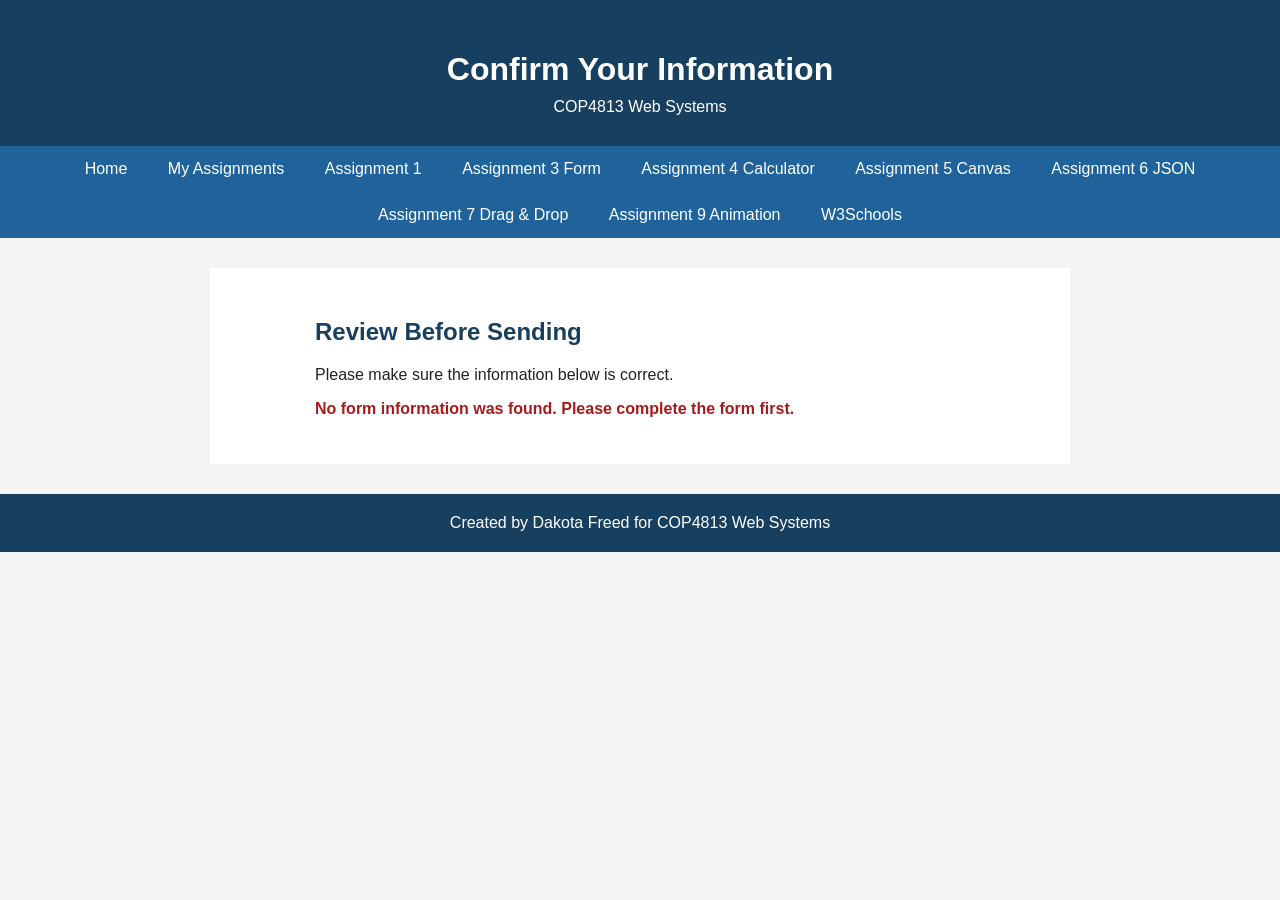
<file: confirmation.html>
<!DOCTYPE html>
<html lang="en">
<head>
    <meta charset="UTF-8">
    <meta name="viewport" content="width=device-width, initial-scale=1.0">
    <meta name="description" content="Confirmation page for Dakota Freed's COP4813 contact form.">
    <meta name="author" content="Dakota Freed">
    <title>Confirm Your Information | Dakota Freed</title>
    <link rel="stylesheet" href="styles.css">
</head>

<body>
    <header>
        <h1>Confirm Your Information</h1>
        <p>COP4813 Web Systems</p>
    </header>

    <nav aria-label="Main menu">
        <ul>
            <li><a href="index.html">Home</a></li>
            <li><a href="assignments.html">My Assignments</a></li>
            <li><a href="assignment1.html">Assignment 1</a></li>
            <li><a href="form.html">Assignment 3 Form</a></li>
            <li><a href="calculator.html">Assignment 4 Calculator</a></li>
            <li><a href="spirograph.html">Assignment 5 Canvas</a></li>
            <li><a href="json.html">Assignment 6 JSON</a></li>
            <li><a href="cards.html">Assignment 7 Drag &amp; Drop</a></li>
            <li><a href="animation.html">Assignment 9 Animation</a></li>
            <li><a href="https://www.w3schools.com/" target="_blank" rel="noopener">W3Schools</a></li>
        </ul>
    </nav>

    <main>
        <section class="form-section">
            <h2>Review Before Sending</h2>
            <p>Please make sure the information below is correct.</p>
            <p id="confirmation-error" class="form-error" aria-live="polite"></p>

            <dl id="confirmation-details" class="confirmation-details">
                <dt>Name</dt>
                <dd id="confirm-name"></dd>
                <dt>Address</dt>
                <dd id="confirm-address"></dd>
                <dt>Phone Number</dt>
                <dd id="confirm-phone"></dd>
                <dt>Email Address</dt>
                <dd id="confirm-email"></dd>
                <dt>Birth Date</dt>
                <dd id="confirm-birthdate"></dd>
                <dt>Message</dt>
                <dd id="confirm-message"></dd>
            </dl>

            <form id="confirmation-form" action="mailto:dakota_freed@daytonastate.edu" method="post" enctype="text/plain">
                <input type="hidden" id="email-body" name="message">
                <button type="submit">Confirm and Open Email</button>
                <a href="form.html" class="button-link">Go Back and Edit</a>
            </form>
        </section>
    </main>

    <footer>
        <p>Created by Dakota Freed for COP4813 Web Systems</p>
    </footer>

    <script src="form.js"></script>
</body>
</html>
</file>
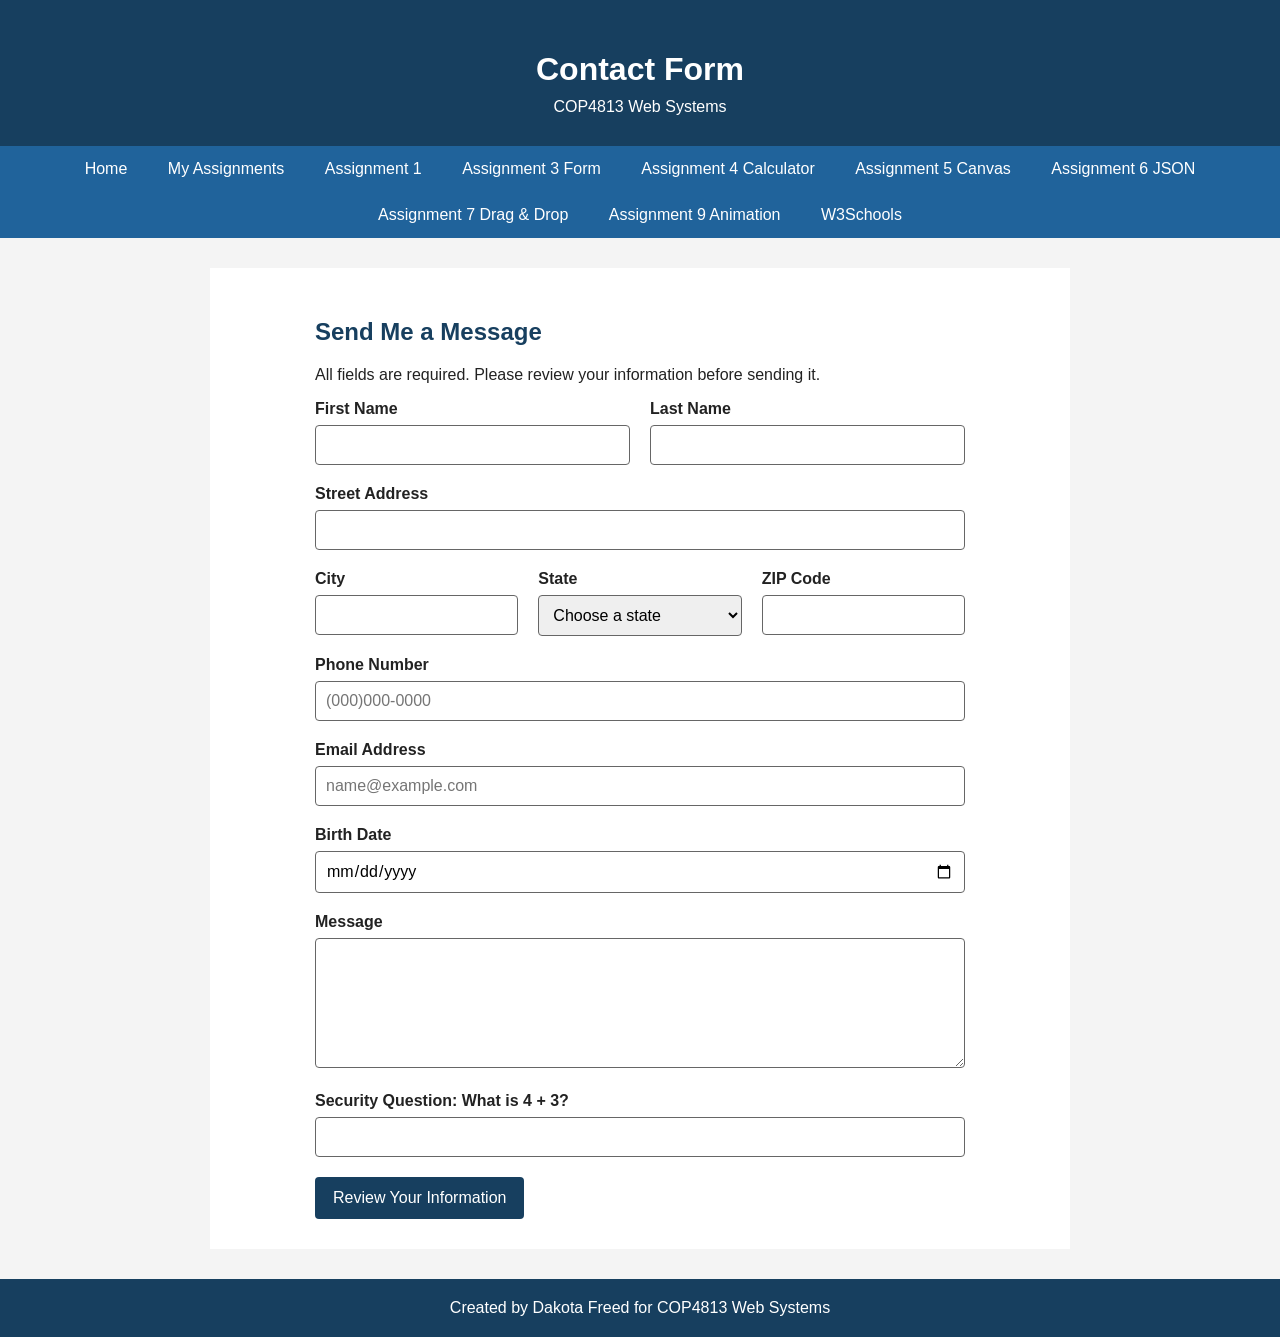
<file: form.html>
<!DOCTYPE html>
<html lang="en">
<head>
    <meta charset="UTF-8">
    <meta name="viewport" content="width=device-width, initial-scale=1.0">
    <meta name="description" content="Contact form assignment for Dakota Freed's COP4813 portfolio.">
    <meta name="author" content="Dakota Freed">
    <title>Contact Form | Dakota Freed</title>
    <link rel="stylesheet" href="styles.css">
</head>

<body>
    <header>
        <h1>Contact Form</h1>
        <p>COP4813 Web Systems</p>
    </header>

    <nav aria-label="Main menu">
        <ul>
            <li><a href="index.html">Home</a></li>
            <li><a href="assignments.html">My Assignments</a></li>
            <li><a href="assignment1.html">Assignment 1</a></li>
            <li><a href="form.html">Assignment 3 Form</a></li>
            <li><a href="calculator.html">Assignment 4 Calculator</a></li>
            <li><a href="spirograph.html">Assignment 5 Canvas</a></li>
            <li><a href="json.html">Assignment 6 JSON</a></li>
            <li><a href="cards.html">Assignment 7 Drag &amp; Drop</a></li>
            <li><a href="animation.html">Assignment 9 Animation</a></li>
            <li><a href="https://www.w3schools.com/" target="_blank" rel="noopener">W3Schools</a></li>
        </ul>
    </nav>

    <main>
        <section class="form-section">
            <h2>Send Me a Message</h2>
            <p>All fields are required. Please review your information before sending it.</p>

            <form id="contact-form" action="mailto:dakota_freed@daytonastate.edu" method="post" enctype="text/plain">
                <div class="form-row">
                    <div class="form-group">
                        <label for="first-name">First Name</label>
                        <input type="text" id="first-name" name="first-name" required pattern="[A-Za-z][A-Za-z '-]*" title="Enter a first name using letters, spaces, apostrophes, or hyphens.">
                    </div>

                    <div class="form-group">
                        <label for="last-name">Last Name</label>
                        <input type="text" id="last-name" name="last-name" required pattern="[A-Za-z][A-Za-z '-]*" title="Enter a last name using letters, spaces, apostrophes, or hyphens.">
                    </div>
                </div>

                <div class="form-group">
                    <label for="address">Street Address</label>
                    <input type="text" id="address" name="address" required pattern="[0-9]+[ ]+[A-Za-z0-9 .,'#-]+" title="Enter a street number followed by a street name.">
                </div>

                <div class="form-row address-row">
                    <div class="form-group city-group">
                        <label for="city">City</label>
                        <input type="text" id="city" name="city" required pattern="[A-Za-z][A-Za-z .'-]*" title="Enter a city name using letters, spaces, apostrophes, periods, or hyphens.">
                    </div>

                    <div class="form-group state-group">
                        <label for="state">State</label>
                        <select id="state" name="state" required>
                            <option value="">Choose a state</option>
                            <option value="AL">Alabama</option>
                            <option value="AK">Alaska</option>
                            <option value="AZ">Arizona</option>
                            <option value="AR">Arkansas</option>
                            <option value="CA">California</option>
                            <option value="CO">Colorado</option>
                            <option value="CT">Connecticut</option>
                            <option value="DE">Delaware</option>
                            <option value="FL">Florida</option>
                            <option value="GA">Georgia</option>
                            <option value="HI">Hawaii</option>
                            <option value="ID">Idaho</option>
                            <option value="IL">Illinois</option>
                            <option value="IN">Indiana</option>
                            <option value="IA">Iowa</option>
                            <option value="KS">Kansas</option>
                            <option value="KY">Kentucky</option>
                            <option value="LA">Louisiana</option>
                            <option value="ME">Maine</option>
                            <option value="MD">Maryland</option>
                            <option value="MA">Massachusetts</option>
                            <option value="MI">Michigan</option>
                            <option value="MN">Minnesota</option>
                            <option value="MS">Mississippi</option>
                            <option value="MO">Missouri</option>
                            <option value="MT">Montana</option>
                            <option value="NE">Nebraska</option>
                            <option value="NV">Nevada</option>
                            <option value="NH">New Hampshire</option>
                            <option value="NJ">New Jersey</option>
                            <option value="NM">New Mexico</option>
                            <option value="NY">New York</option>
                            <option value="NC">North Carolina</option>
                            <option value="ND">North Dakota</option>
                            <option value="OH">Ohio</option>
                            <option value="OK">Oklahoma</option>
                            <option value="OR">Oregon</option>
                            <option value="PA">Pennsylvania</option>
                            <option value="RI">Rhode Island</option>
                            <option value="SC">South Carolina</option>
                            <option value="SD">South Dakota</option>
                            <option value="TN">Tennessee</option>
                            <option value="TX">Texas</option>
                            <option value="UT">Utah</option>
                            <option value="VT">Vermont</option>
                            <option value="VA">Virginia</option>
                            <option value="WA">Washington</option>
                            <option value="WV">West Virginia</option>
                            <option value="WI">Wisconsin</option>
                            <option value="WY">Wyoming</option>
                        </select>
                    </div>

                    <div class="form-group zip-group">
                        <label for="zip">ZIP Code</label>
                        <input type="text" id="zip" name="zip" required inputmode="numeric" pattern="[0-9]{5}(-[0-9]{4})?" title="Enter a 5-digit ZIP code or ZIP+4.">
                    </div>
                </div>

                <div class="form-group">
                    <label for="phone">Phone Number</label>
                    <input type="tel" id="phone" name="phone" required inputmode="numeric" maxlength="13" placeholder="(000)000-0000" pattern="\([0-9]{3}\)[0-9]{3}-[0-9]{4}" title="Enter a 10-digit phone number in the format (000)000-0000.">
                </div>

                <div class="form-group">
                    <label for="email">Email Address</label>
                    <input type="email" id="email" name="email" required autocomplete="email" placeholder="name@example.com">
                </div>

                <div class="form-group">
                    <label for="birthdate">Birth Date</label>
                    <input type="date" id="birthdate" name="birthdate" required>
                </div>

                <div class="form-group">
                    <label for="message">Message</label>
                    <textarea id="message" name="message" rows="6" required></textarea>
                </div>

                <div class="form-group">
                    <label for="security-answer">Security Question: What is 4 + 3?</label>
                    <input type="text" id="security-answer" name="security-answer" required inputmode="numeric" pattern="7" title="Enter the answer to the security question.">
                </div>

                <p id="form-error" class="form-error" aria-live="polite"></p>
                <button type="submit">Review Your Information</button>
            </form>
        </section>
    </main>

    <footer>
        <p>Created by Dakota Freed for COP4813 Web Systems</p>
    </footer>

    <script src="form.js"></script>
</body>
</html>
</file>
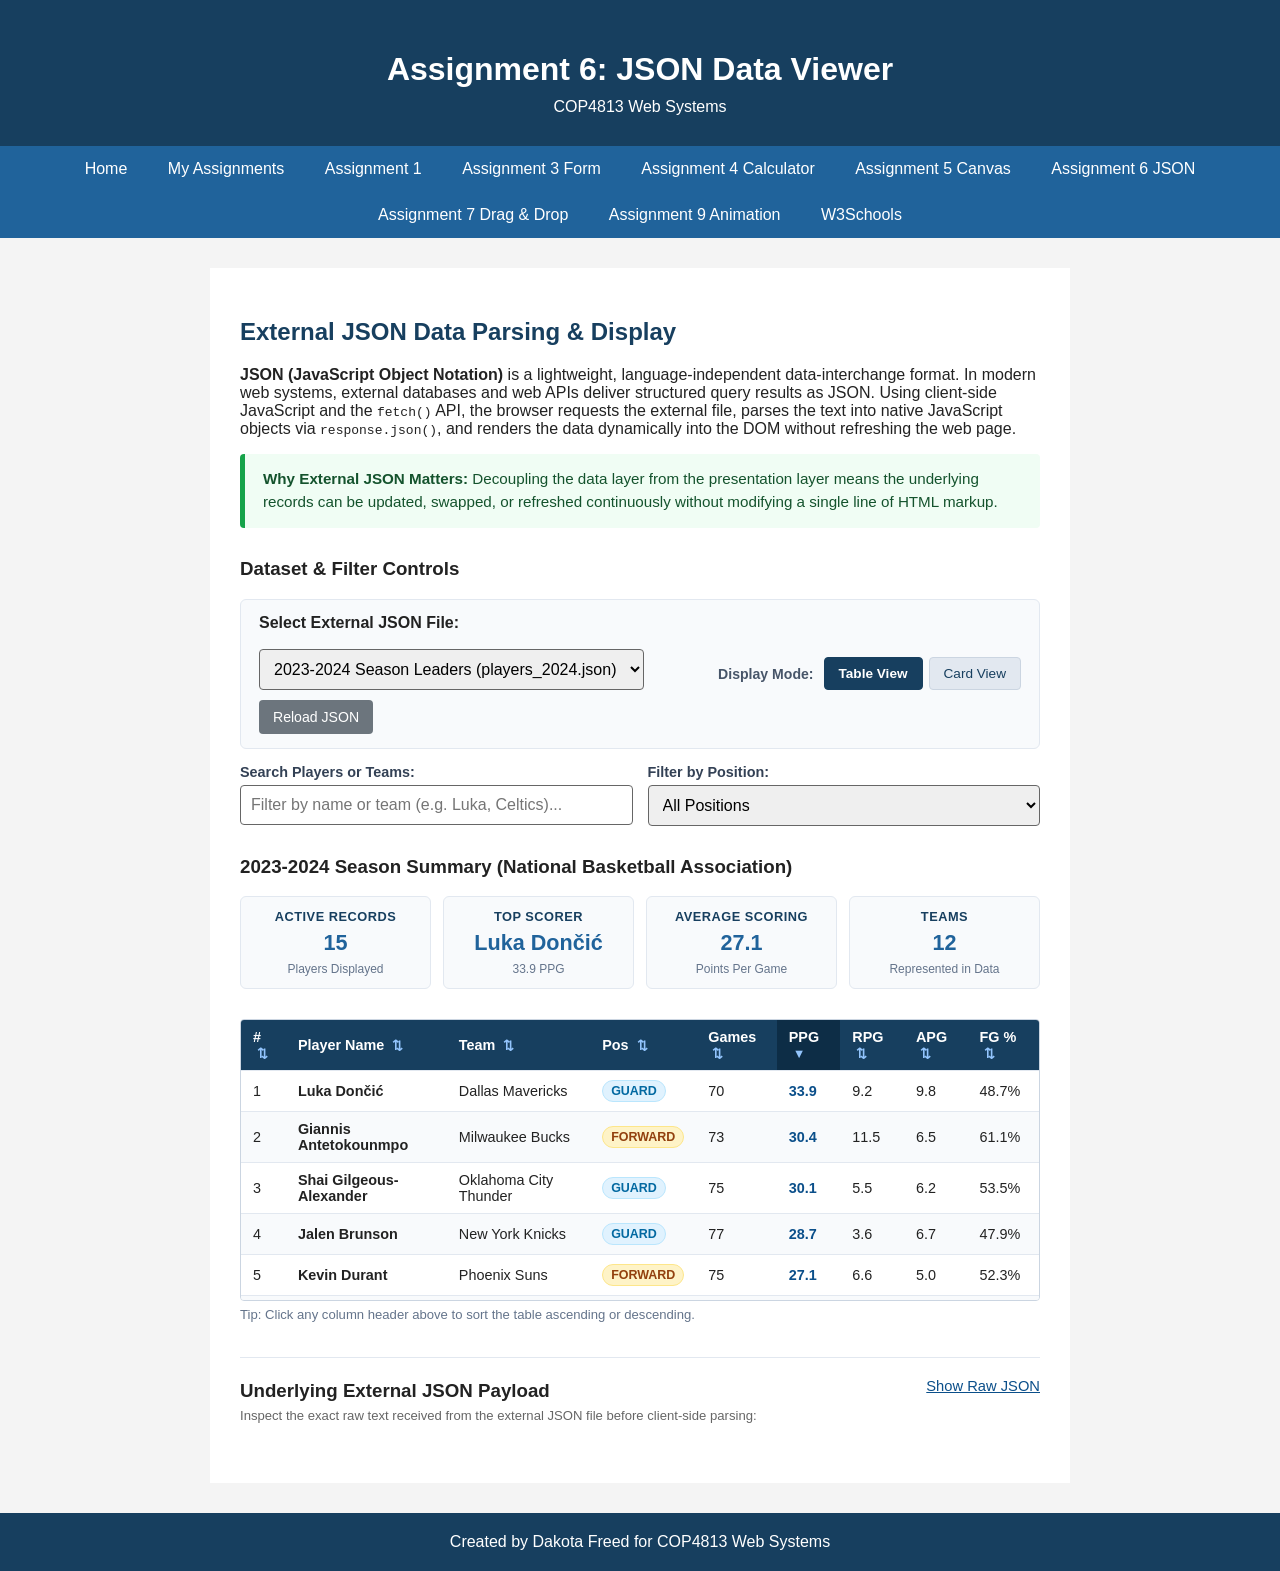
<file: json.html>
<!DOCTYPE html>
<html lang="en">
<head>
    <meta charset="UTF-8">
    <meta name="viewport" content="width=device-width, initial-scale=1.0">
    <meta name="description" content="Assignment 6: External JSON Data Viewer for COP4813 by Dakota Freed.">
    <meta name="author" content="Dakota Freed">
    <title>Assignment 6: JSON Data Viewer | Dakota Freed</title>
    <link rel="stylesheet" href="styles.css">
</head>

<body>
    <header>
        <h1>Assignment 6: JSON Data Viewer</h1>
        <p>COP4813 Web Systems</p>
    </header>

    <nav aria-label="Main menu">
        <ul>
            <li><a href="index.html">Home</a></li>
            <li><a href="assignments.html">My Assignments</a></li>
            <li><a href="assignment1.html">Assignment 1</a></li>
            <li><a href="form.html">Assignment 3 Form</a></li>
            <li><a href="calculator.html">Assignment 4 Calculator</a></li>
            <li><a href="spirograph.html">Assignment 5 Canvas</a></li>
            <li><a href="json.html">Assignment 6 JSON</a></li>
            <li><a href="cards.html">Assignment 7 Drag &amp; Drop</a></li>
            <li><a href="animation.html">Assignment 9 Animation</a></li>
            <li><a href="https://www.w3schools.com/" target="_blank" rel="noopener">W3Schools</a></li>
        </ul>
    </nav>

    <main>
        <section class="json-intro">
            <h2>External JSON Data Parsing & Display</h2>
            <p>
                <strong>JSON (JavaScript Object Notation)</strong> is a lightweight, language-independent data-interchange 
                format. In modern web systems, external databases and web APIs deliver structured query results as JSON.
                Using client-side JavaScript and the <code>fetch()</code> API, the browser requests the external file, 
                parses the text into native JavaScript objects via <code>response.json()</code>, and renders the data 
                dynamically into the DOM without refreshing the web page.
            </p>
            <div class="json-concept-callout">
                <strong>Why External JSON Matters:</strong> Decoupling the data layer from the presentation layer means 
                the underlying records can be updated, swapped, or refreshed continuously without modifying a single line of HTML markup.
            </div>
        </section>

        <!-- Dataset Selection & Controls -->
        <section class="json-controls-section">
            <h3>Dataset & Filter Controls</h3>
            
            <div class="dataset-switcher-bar">
                <div class="switcher-group">
                    <label for="dataset-select"><strong>Select External JSON File:</strong></label>
                    <select id="dataset-select" aria-label="Choose dataset">
                        <option value="players_2024.json" selected>2023-2024 Season Leaders (players_2024.json)</option>
                        <option value="players_2023.json">2022-2023 Season Leaders (players_2023.json)</option>
                    </select>
                    <button type="button" id="btn-reload-json" class="btn-secondary">Reload JSON</button>
                </div>

                <div class="view-toggle-group">
                    <span class="view-label">Display Mode:</span>
                    <button type="button" id="btn-view-table" class="view-btn active" aria-pressed="true">Table View</button>
                    <button type="button" id="btn-view-cards" class="view-btn" aria-pressed="false">Card View</button>
                </div>
            </div>

            <!-- Search & Filter Controls -->
            <div class="filter-controls-bar">
                <div class="filter-group search-group">
                    <label for="search-input">Search Players or Teams:</label>
                    <input type="search" id="search-input" placeholder="Filter by name or team (e.g. Luka, Celtics)..." aria-label="Search players or teams">
                </div>

                <div class="filter-group position-group">
                    <label for="position-filter">Filter by Position:</label>
                    <select id="position-filter" aria-label="Filter by position">
                        <option value="all">All Positions</option>
                        <option value="Guard">Guards</option>
                        <option value="Forward">Forwards</option>
                        <option value="Center">Centers</option>
                    </select>
                </div>
            </div>

            <p id="json-error-message" class="form-error" aria-live="polite"></p>
        </section>

        <!-- Summary Statistics Cards -->
        <section class="metrics-section">
            <h3 id="dataset-heading">Season Summary</h3>
            <div class="metrics-grid">
                <div class="metric-card">
                    <div class="metric-label">Active Records</div>
                    <div class="metric-value" id="stat-total-players">0</div>
                    <div class="metric-sub">Players Displayed</div>
                </div>
                <div class="metric-card">
                    <div class="metric-label">Top Scorer</div>
                    <div class="metric-value" id="stat-top-scorer">--</div>
                    <div class="metric-sub" id="stat-top-ppg">-- PPG</div>
                </div>
                <div class="metric-card">
                    <div class="metric-label">Average Scoring</div>
                    <div class="metric-value" id="stat-avg-ppg">--</div>
                    <div class="metric-sub">Points Per Game</div>
                </div>
                <div class="metric-card">
                    <div class="metric-label">Teams</div>
                    <div class="metric-value" id="stat-total-teams">0</div>
                    <div class="metric-sub">Represented in Data</div>
                </div>
            </div>
        </section>

        <!-- Human-Readable Data Display Area -->
        <section class="json-display-section">
            <div id="loading-spinner" class="loading-state" style="display: none;">
                Loading and parsing external JSON data...
            </div>

            <!-- Table View -->
            <div id="table-view-container" class="data-view-container">
                <div class="table-wrapper">
                    <table class="data-table" id="players-table">
                        <thead>
                            <tr>
                                <th scope="col" class="sortable-th" data-sort="id"># <span class="sort-icon">&#x21C5;</span></th>
                                <th scope="col" class="sortable-th" data-sort="playerName">Player Name <span class="sort-icon">&#x21C5;</span></th>
                                <th scope="col" class="sortable-th" data-sort="team">Team <span class="sort-icon">&#x21C5;</span></th>
                                <th scope="col" class="sortable-th" data-sort="position">Pos <span class="sort-icon">&#x21C5;</span></th>
                                <th scope="col" class="sortable-th" data-sort="gamesPlayed">Games <span class="sort-icon">&#x21C5;</span></th>
                                <th scope="col" class="sortable-th" data-sort="pointsPerGame">PPG <span class="sort-icon">&#x21C5;</span></th>
                                <th scope="col" class="sortable-th" data-sort="reboundsPerGame">RPG <span class="sort-icon">&#x21C5;</span></th>
                                <th scope="col" class="sortable-th" data-sort="assistsPerGame">APG <span class="sort-icon">&#x21C5;</span></th>
                                <th scope="col" class="sortable-th" data-sort="fieldGoalPercentage">FG % <span class="sort-icon">&#x21C5;</span></th>
                            </tr>
                        </thead>
                        <tbody id="players-table-body">
                            <!-- Populated dynamically by json_viewer.js -->
                        </tbody>
                    </table>
                </div>
                <small class="table-caption">Tip: Click any column header above to sort the table ascending or descending.</small>
            </div>

            <!-- Card Grid View (Alternate Human-Readable Display) -->
            <div id="card-view-container" class="data-view-container" style="display: none;">
                <div id="players-card-grid" class="cards-grid">
                    <!-- Populated dynamically by json_viewer.js -->
                </div>
            </div>
        </section>

        <!-- Raw JSON Inspector Drawer -->
        <section class="raw-json-section">
            <div class="raw-json-header">
                <h3>Underlying External JSON Payload</h3>
                <button type="button" id="btn-toggle-raw" class="button-link-inline">Show Raw JSON</button>
            </div>
            <p class="field-help">Inspect the exact raw text received from the external JSON file before client-side parsing:</p>
            <div id="raw-json-drawer" class="raw-json-drawer" style="display: none;">
                <pre><code id="raw-json-code">Fetching JSON payload...</code></pre>
            </div>
        </section>
    </main>

    <footer>
        <p>Created by Dakota Freed for COP4813 Web Systems</p>
    </footer>

    <script src="json_viewer.js"></script>
</body>
</html>
</file>
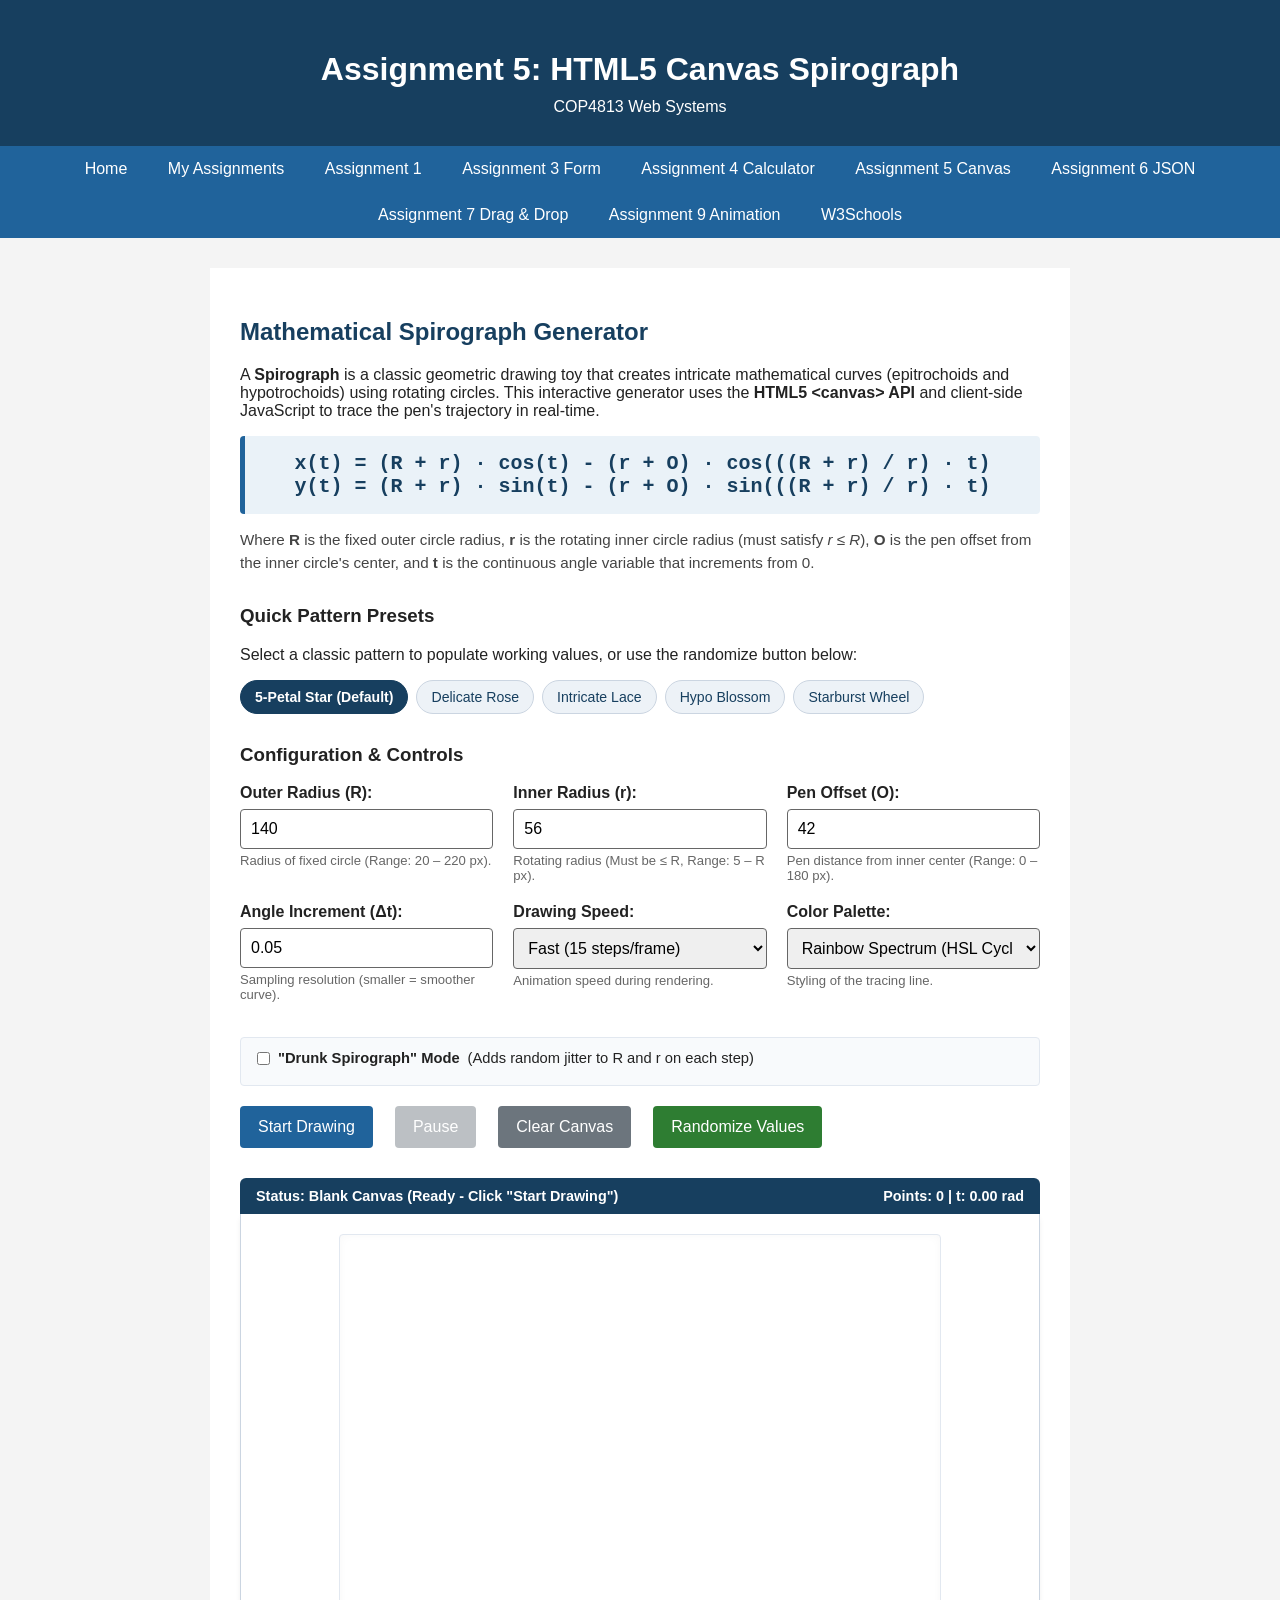
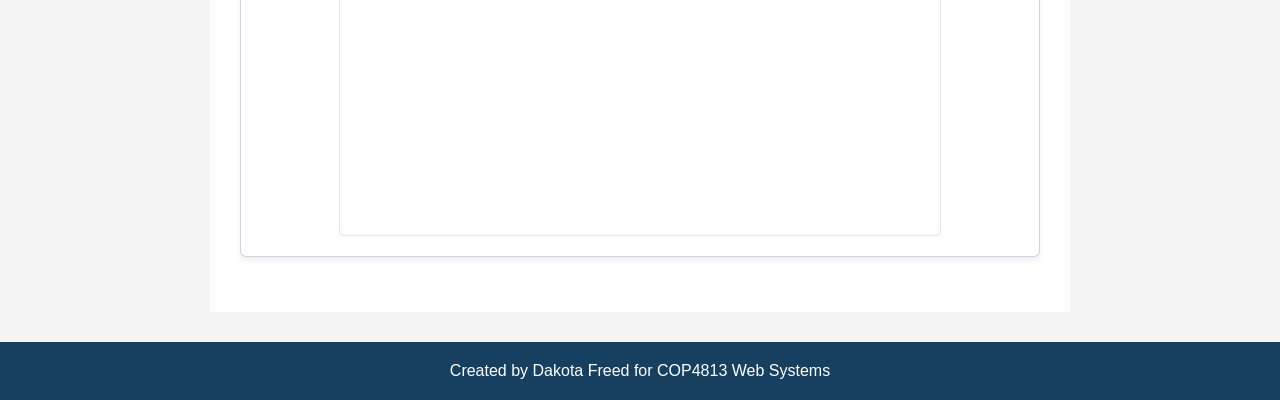
<file: spirograph.html>
<!DOCTYPE html>
<html lang="en">
<head>
    <meta charset="UTF-8">
    <meta name="viewport" content="width=device-width, initial-scale=1.0">
    <meta name="description" content="Assignment 5: HTML5 Canvas Spirograph for COP4813 by Dakota Freed.">
    <meta name="author" content="Dakota Freed">
    <title>Assignment 5: HTML5 Canvas Spirograph | Dakota Freed</title>
    <link rel="stylesheet" href="styles.css">
</head>

<body>
    <header>
        <h1>Assignment 5: HTML5 Canvas Spirograph</h1>
        <p>COP4813 Web Systems</p>
    </header>

    <nav aria-label="Main menu">
        <ul>
            <li><a href="index.html">Home</a></li>
            <li><a href="assignments.html">My Assignments</a></li>
            <li><a href="assignment1.html">Assignment 1</a></li>
            <li><a href="form.html">Assignment 3 Form</a></li>
            <li><a href="calculator.html">Assignment 4 Calculator</a></li>
            <li><a href="spirograph.html">Assignment 5 Canvas</a></li>
            <li><a href="json.html">Assignment 6 JSON</a></li>
            <li><a href="cards.html">Assignment 7 Drag &amp; Drop</a></li>
            <li><a href="animation.html">Assignment 9 Animation</a></li>
            <li><a href="https://www.w3schools.com/" target="_blank" rel="noopener">W3Schools</a></li>
        </ul>
    </nav>

    <main>
        <section class="spiro-intro">
            <h2>Mathematical Spirograph Generator</h2>
            <p>
                A <strong>Spirograph</strong> is a classic geometric drawing toy that creates intricate mathematical 
                curves (epitrochoids and hypotrochoids) using rotating circles. This interactive generator 
                uses the <strong>HTML5 &lt;canvas&gt; API</strong> and client-side JavaScript to trace the pen's trajectory in real-time.
            </p>
            <div class="equation-box">
                <code>x(t) = (R + r) &middot; cos(t) - (r + O) &middot; cos(((R + r) / r) &middot; t)</code><br>
                <code>y(t) = (R + r) &middot; sin(t) - (r + O) &middot; sin(((R + r) / r) &middot; t)</code>
            </div>
            <p class="equation-legend">
                Where <strong>R</strong> is the fixed outer circle radius, <strong>r</strong> is the rotating inner circle radius 
                (must satisfy <em>r &le; R</em>), <strong>O</strong> is the pen offset from the inner circle's center, 
                and <strong>t</strong> is the continuous angle variable that increments from 0.
            </p>
        </section>

        <!-- Presets Section -->
        <section class="spiro-presets">
            <h3>Quick Pattern Presets</h3>
            <p>Select a classic pattern to populate working values, or use the randomize button below:</p>
            <div class="preset-buttons">
                <button type="button" class="preset-btn active" data-preset="star-flower">5-Petal Star (Default)</button>
                <button type="button" class="preset-btn" data-preset="delicate-rose">Delicate Rose</button>
                <button type="button" class="preset-btn" data-preset="intricate-lace">Intricate Lace</button>
                <button type="button" class="preset-btn" data-preset="hypo-blossom">Hypo Blossom</button>
                <button type="button" class="preset-btn" data-preset="starburst">Starburst Wheel</button>
            </div>
        </section>

        <!-- Parameters & Controls Section -->
        <section class="spiro-controls-section">
            <h3>Configuration & Controls</h3>
            <form id="spiro-form" onsubmit="return false;">
                <div class="form-row">
                    <div class="form-group">
                        <label for="radius-r-large">Outer Radius (R):</label>
                        <input type="number" id="radius-r-large" name="radius-r-large" value="140" min="20" max="220" step="1" required>
                        <small class="field-help">Radius of fixed circle (Range: 20 &ndash; 220 px).</small>
                    </div>

                    <div class="form-group">
                        <label for="radius-r-small">Inner Radius (r):</label>
                        <input type="number" id="radius-r-small" name="radius-r-small" value="56" min="5" max="220" step="1" required>
                        <small class="field-help">Rotating radius (Must be &le; R, Range: 5 &ndash; R px).</small>
                    </div>

                    <div class="form-group">
                        <label for="offset-o">Pen Offset (O):</label>
                        <input type="number" id="offset-o" name="offset-o" value="42" min="0" max="180" step="1" required>
                        <small class="field-help">Pen distance from inner center (Range: 0 &ndash; 180 px).</small>
                    </div>
                </div>

                <div class="form-row">
                    <div class="form-group">
                        <label for="step-size">Angle Increment (&Delta;t):</label>
                        <input type="number" id="step-size" name="step-size" value="0.05" min="0.005" max="0.5" step="0.005" required>
                        <small class="field-help">Sampling resolution (smaller = smoother curve).</small>
                    </div>

                    <div class="form-group">
                        <label for="draw-speed">Drawing Speed:</label>
                        <select id="draw-speed" name="draw-speed">
                            <option value="5">Normal (5 steps/frame)</option>
                            <option value="15" selected>Fast (15 steps/frame)</option>
                            <option value="50">Turbo (50 steps/frame)</option>
                            <option value="instant">Instant (Draw All Immediately)</option>
                        </select>
                        <small class="field-help">Animation speed during rendering.</small>
                    </div>

                    <div class="form-group">
                        <label for="color-mode">Color Palette:</label>
                        <select id="color-mode" name="color-mode">
                            <option value="rainbow" selected>Rainbow Spectrum (HSL Cycle)</option>
                            <option value="random-segment">Random Color Segments</option>
                            <option value="single">Single Solid Color</option>
                        </select>
                        <small class="field-help">Styling of the tracing line.</small>
                    </div>
                </div>

                <div class="form-row" id="single-color-row" style="display: none;">
                    <div class="form-group">
                        <label for="pen-color">Custom Pen Color:</label>
                        <input type="color" id="pen-color" name="pen-color" value="#173f5f">
                    </div>
                </div>

                <div class="spiro-options-row">
                    <label class="checkbox-label">
                        <input type="checkbox" id="drunk-mode">
                        <strong>"Drunk Spirograph" Mode</strong> (Adds random jitter to R and r on each step)
                    </label>
                </div>

                <p id="spiro-error" class="form-error" aria-live="polite"></p>

                <!-- Primary Action Buttons -->
                <div class="button-row">
                    <button type="button" id="btn-start" class="btn-primary">Start Drawing</button>
                    <button type="button" id="btn-pause" class="btn-secondary" disabled>Pause</button>
                    <button type="button" id="btn-clear" class="btn-secondary">Clear Canvas</button>
                    <button type="button" id="btn-random" class="btn-accent">Randomize Values</button>
                </div>
            </form>
        </section>

        <!-- Canvas Display Section -->
        <section class="canvas-section">
            <div class="canvas-header-bar">
                <span id="canvas-status">Status: Ready to draw</span>
                <span id="canvas-stats">Points: 0 | t: 0.00 rad</span>
            </div>

            <div class="canvas-container">
                <canvas id="spiro-canvas" width="600" height="600">
                    Your browser does not support the HTML5 canvas tag.
                </canvas>
            </div>
        </section>
    </main>

    <footer>
        <p>Created by Dakota Freed for COP4813 Web Systems</p>
    </footer>

    <script src="spirograph.js"></script>
</body>
</html>
</file>
<file: styles.css>
body {
    font-family: Arial, sans-serif;
    background-color: #f4f4f4;
    color: #222222;
    margin: 0;
}

header {
    background-color: #173f5f;
    color: white;
    text-align: center;
    padding: 30px;
}

header h1 {
    margin-bottom: 10px;
}

header p {
    margin: 0;
}

nav {
    background-color: #20639b;
}

nav ul {
    list-style-type: none;
    margin: 0;
    padding: 0;
    text-align: center;
}

nav li {
    display: inline-block;
}

nav a {
    color: white;
    display: block;
    padding: 14px 18px;
    text-decoration: none;
}

nav a:hover,
nav a:focus {
    background-color: #173f5f;
    text-decoration: underline;
}

main {
    max-width: 800px;
    background-color: white;
    margin: 30px auto;
    padding: 30px;
}

section {
    margin-bottom: 30px;
}

h2 {
    color: #173f5f;
}

a {
    color: #0b4f8a;
}

a:hover,
a:focus {
    color: #062f54;
}

.profile-image {
    width: 120px;
    display: block;
    margin: 20px auto;
}

.assignment-list li {
    margin: 12px 0;
}

.form-section {
    max-width: 650px;
    margin: 0 auto;
}

.form-row {
    display: flex;
    gap: 20px;
}

.form-group {
    margin-bottom: 20px;
    flex: 1;
}

label {
    display: block;
    font-weight: bold;
    margin-bottom: 7px;
}

input,
select,
textarea {
    box-sizing: border-box;
    border: 1px solid #666666;
    border-radius: 4px;
    font: inherit;
    padding: 10px;
    width: 100%;
}

textarea {
    resize: vertical;
}

input:focus,
select:focus,
textarea:focus {
    border-color: #0b4f8a;
    outline: 3px solid #b9d9ee;
}

button,
.button-link {
    background-color: #173f5f;
    border: 0;
    border-radius: 4px;
    color: white;
    cursor: pointer;
    display: inline-block;
    font: inherit;
    margin-right: 10px;
    padding: 12px 18px;
    text-decoration: none;
}

button:hover,
button:focus,
.button-link:hover,
.button-link:focus {
    background-color: #0b4f8a;
    color: white;
    text-decoration: underline;
}

.form-error {
    color: #a61b1b;
    font-weight: bold;
}

.confirmation-details {
    border: 1px solid #b0b0b0;
    margin: 25px 0;
    padding: 20px;
}

.confirmation-details dt {
    color: #173f5f;
    font-weight: bold;
    margin-top: 14px;
}

.confirmation-details dt:first-child {
    margin-top: 0;
}

.confirmation-details dd {
    margin: 5px 0 0;
    white-space: pre-wrap;
}

footer {
    background-color: #173f5f;
    color: white;
    text-align: center;
    padding: 20px;
}

footer p {
    margin: 0;
}

/* =========================================================
   Assignment 4: Calculator & Plotting Styles
   ========================================================= */

.equation-box {
    background-color: #eaf2f8;
    border-left: 5px solid #20639b;
    border-radius: 4px;
    padding: 16px 20px;
    margin: 15px 0;
    text-align: center;
}

.equation-box code {
    font-size: 1.25rem;
    font-weight: bold;
    color: #173f5f;
    font-family: "Courier New", Courier, monospace;
}

.equation-legend {
    font-size: 0.95rem;
    color: #444;
    line-height: 1.5;
}

.preset-buttons {
    display: flex;
    flex-wrap: wrap;
    gap: 8px;
    margin: 12px 0 20px;
}

.preset-btn {
    background-color: #edf2f7;
    color: #173f5f;
    border: 1px solid #cbd5e1;
    border-radius: 20px;
    font-size: 0.88rem;
    padding: 8px 14px;
    cursor: pointer;
    transition: all 0.2s ease;
    margin-right: 0;
}

.preset-btn:hover,
.preset-btn:focus {
    background-color: #20639b;
    color: #ffffff;
    border-color: #20639b;
    text-decoration: none;
}

.preset-btn.active {
    background-color: #173f5f;
    color: #ffffff;
    border-color: #173f5f;
    font-weight: bold;
}

.field-help {
    display: block;
    color: #666666;
    font-size: 0.82rem;
    margin-top: 4px;
}

.envelope-toggle-group {
    margin: 15px 0 20px;
}

.checkbox-label {
    display: inline-flex;
    align-items: center;
    gap: 8px;
    font-weight: normal;
    cursor: pointer;
}

.checkbox-label input[type="checkbox"] {
    width: auto;
    margin: 0;
    cursor: pointer;
}

.button-row {
    display: flex;
    flex-wrap: wrap;
    gap: 12px;
    margin-top: 15px;
}

.btn-secondary {
    background-color: #6c757d;
}

.btn-secondary:hover,
.btn-secondary:focus {
    background-color: #545b62;
}

.button-link-inline {
    background: none;
    border: none;
    color: #0b4f8a;
    cursor: pointer;
    font: inherit;
    font-size: 0.92rem;
    text-decoration: underline;
    padding: 0;
    margin: 0 0 10px;
}

.button-link-inline:hover {
    background: none;
    color: #062f54;
}

.chart-container {
    border: 1px solid #d0d7de;
    border-radius: 6px;
    background-color: #ffffff;
    padding: 10px;
    box-shadow: 0 2px 5px rgba(0, 0, 0, 0.05);
}

.metrics-grid {
    display: grid;
    grid-template-columns: repeat(auto-fit, minmax(130px, 1fr));
    gap: 12px;
    margin: 15px 0;
}

.metric-card {
    background-color: #f8fafc;
    border: 1px solid #e2e8f0;
    border-radius: 6px;
    padding: 12px 14px;
    text-align: center;
}

.metric-label {
    font-size: 0.8rem;
    font-weight: bold;
    color: #173f5f;
    text-transform: uppercase;
    letter-spacing: 0.5px;
}

.metric-value {
    font-size: 1.35rem;
    font-weight: bold;
    color: #20639b;
    margin: 6px 0;
}

.metric-sub {
    font-size: 0.75rem;
    color: #64748b;
}

.table-wrapper {
    max-height: 280px;
    overflow-y: auto;
    border: 1px solid #cbd5e1;
    border-radius: 4px;
    margin-top: 10px;
}

.data-table {
    width: 100%;
    border-collapse: collapse;
    font-size: 0.9rem;
    text-align: left;
}

.data-table thead {
    background-color: #173f5f;
    color: #ffffff;
    position: sticky;
    top: 0;
    z-index: 2;
}

.data-table th,
.data-table td {
    padding: 9px 12px;
    border-bottom: 1px solid #e2e8f0;
}

.data-table tbody tr:nth-child(even) {
    background-color: #f8fafc;
}

.data-table tbody tr:hover {
    background-color: #edf2f7;
}

.output-raw {
    background-color: #f8fafc;
    border: 1px solid #e2e8f0;
    border-radius: 4px;
    padding: 12px;
    margin-top: 15px;
    font-family: "Courier New", Courier, monospace;
    font-size: 0.88rem;
    color: #333333;
    line-height: 1.6;
}

/* =========================================================
   Assignment 5: HTML5 Canvas Spirograph Styles
   ========================================================= */

.canvas-section {
    margin: 25px 0;
}

.canvas-header-bar {
    display: flex;
    justify-content: space-between;
    align-items: center;
    background-color: #173f5f;
    color: #ffffff;
    padding: 10px 16px;
    border-radius: 6px 6px 0 0;
    font-size: 0.9rem;
    font-weight: bold;
}

.canvas-container {
    background-color: #ffffff;
    border: 1px solid #cbd5e1;
    border-top: none;
    border-radius: 0 0 6px 6px;
    padding: 20px;
    text-align: center;
    box-shadow: 0 4px 6px -1px rgba(0, 0, 0, 0.08);
}

#spiro-canvas {
    background-color: #ffffff;
    border: 1px solid #e2e8f0;
    border-radius: 4px;
    box-shadow: inset 0 0 10px rgba(0, 0, 0, 0.03);
    max-width: 100%;
    height: auto;
    display: inline-block;
    vertical-align: middle;
}

.spiro-options-row {
    margin: 15px 0 20px;
    background-color: #f8fafc;
    border: 1px solid #e2e8f0;
    border-radius: 4px;
    padding: 12px 16px;
}

.btn-primary {
    background-color: #20639b;
}

.btn-primary:hover,
.btn-primary:focus {
    background-color: #173f5f;
}

.btn-accent {
    background-color: #2e7d32;
}

.btn-accent:hover,
.btn-accent:focus {
    background-color: #1b5e20;
}

button:disabled {
    opacity: 0.45;
    cursor: not-allowed;
}

button:disabled:hover {
    text-decoration: none;
}

@media (max-width: 600px) {
    nav li {
        display: block;
    }

    main {
        margin: 0;
        padding: 20px;
    }

    .form-row {
        display: block;
    }

    button,
    .button-link {
        margin-bottom: 10px;
        width: 100%;
    }

    .preset-btn {
        width: 100%;
        text-align: center;
    }

    .metrics-grid {
        grid-template-columns: 1fr 1fr;
    }

    .canvas-header-bar {
        flex-direction: column;
        gap: 6px;
        text-align: center;
    }
}

/* =========================================================
   Assignment 6: JSON Data Viewer Styles
   ========================================================= */

.json-concept-callout {
    background-color: #f0fdf4;
    border-left: 5px solid #16a34a;
    border-radius: 4px;
    padding: 14px 18px;
    margin: 15px 0 20px;
    color: #14532d;
    font-size: 0.95rem;
    line-height: 1.5;
}

.dataset-switcher-bar {
    display: flex;
    flex-wrap: wrap;
    justify-content: space-between;
    align-items: center;
    gap: 12px;
    background-color: #f8fafc;
    border: 1px solid #e2e8f0;
    border-radius: 6px;
    padding: 14px 18px;
    margin-bottom: 15px;
}

.switcher-group {
    display: flex;
    flex-wrap: wrap;
    align-items: center;
    gap: 10px;
    flex: 1;
}

.switcher-group select {
    width: auto;
    min-width: 280px;
}

.switcher-group button {
    margin-right: 0;
    padding: 9px 14px;
    font-size: 0.88rem;
}

.view-toggle-group {
    display: inline-flex;
    align-items: center;
    gap: 6px;
}

.view-label {
    font-size: 0.88rem;
    font-weight: bold;
    color: #475569;
    margin-right: 4px;
}

.view-btn {
    background-color: #e2e8f0;
    color: #173f5f;
    border: 1px solid #cbd5e1;
    border-radius: 4px;
    padding: 8px 14px;
    font-size: 0.85rem;
    cursor: pointer;
    margin-right: 0;
    transition: all 0.2s ease;
}

.view-btn:hover {
    background-color: #cbd5e1;
    text-decoration: none;
}

.view-btn.active {
    background-color: #173f5f;
    color: #ffffff;
    border-color: #173f5f;
    font-weight: bold;
}

.filter-controls-bar {
    display: flex;
    flex-wrap: wrap;
    gap: 15px;
    margin: 15px 0 20px;
}

.filter-group {
    flex: 1;
    min-width: 220px;
}

.filter-group label {
    font-size: 0.9rem;
    color: #334155;
    margin-bottom: 5px;
}

.sortable-th {
    cursor: pointer;
    user-select: none;
    transition: background-color 0.2s ease;
}

.sortable-th:hover {
    background-color: #20639b;
}

.sortable-th.active-sort {
    background-color: #0d2d46;
}

.sort-icon {
    font-size: 0.8rem;
    margin-left: 4px;
    color: #93c5fd;
}

.table-caption {
    display: block;
    color: #64748b;
    font-size: 0.82rem;
    margin-top: 6px;
}

.position-badge {
    display: inline-block;
    padding: 3px 8px;
    border-radius: 12px;
    font-size: 0.78rem;
    font-weight: bold;
    text-transform: uppercase;
}

.badge-guard {
    background-color: #e0f2fe;
    color: #0369a1;
    border: 1px solid #bae6fd;
}

.badge-forward {
    background-color: #fef3c7;
    color: #92400e;
    border: 1px solid #fde68a;
}

.badge-center {
    background-color: #dcfce7;
    color: #15803d;
    border: 1px solid #bbf7d0;
}

.highlight-stat {
    color: #0b4f8a;
}

/* Card Grid Mode */
.cards-grid {
    display: grid;
    grid-template-columns: repeat(auto-fill, minmax(230px, 1fr));
    gap: 16px;
    margin-top: 15px;
}

.player-card {
    background-color: #ffffff;
    border: 1px solid #e2e8f0;
    border-radius: 8px;
    padding: 16px;
    box-shadow: 0 2px 4px rgba(0, 0, 0, 0.04);
    transition: transform 0.2s ease, box-shadow 0.2s ease;
}

.player-card:hover {
    transform: translateY(-3px);
    box-shadow: 0 6px 12px rgba(0, 0, 0, 0.08);
    border-color: #cbd5e1;
}

.card-header {
    display: flex;
    justify-content: space-between;
    align-items: center;
    margin-bottom: 8px;
}

.card-rank {
    font-size: 0.85rem;
    font-weight: bold;
    color: #64748b;
}

.card-name {
    margin: 4px 0 2px;
    font-size: 1.15rem;
    color: #173f5f;
}

.card-team {
    margin: 0 0 12px;
    font-size: 0.88rem;
    color: #64748b;
}

.card-stats-grid {
    display: grid;
    grid-template-columns: repeat(4, 1fr);
    gap: 6px;
    background-color: #f8fafc;
    border-radius: 6px;
    padding: 10px 6px;
    text-align: center;
    margin-bottom: 10px;
}

.mini-stat {
    display: flex;
    flex-direction: column;
}

.mini-label {
    font-size: 0.7rem;
    color: #64748b;
    font-weight: bold;
}

.mini-val {
    font-size: 0.95rem;
    font-weight: bold;
    color: #1e293b;
    margin-top: 2px;
}

.card-footer {
    font-size: 0.78rem;
    color: #94a3b8;
    text-align: right;
    border-top: 1px solid #f1f5f9;
    padding-top: 6px;
}

.no-records-cell {
    text-align: center;
    color: #64748b;
    padding: 24px 12px;
    font-style: italic;
}

.loading-state {
    text-align: center;
    color: #20639b;
    font-weight: bold;
    padding: 20px;
}

/* Raw JSON Inspector Drawer */
.raw-json-section {
    margin-top: 35px;
    border-top: 1px solid #e2e8f0;
    padding-top: 20px;
}

.raw-json-header {
    display: flex;
    justify-content: space-between;
    align-items: center;
}

.raw-json-header h3 {
    margin: 0;
}

.raw-json-drawer {
    margin-top: 12px;
}

.raw-json-drawer pre {
    background-color: #0f172a;
    color: #38bdf8;
    padding: 18px;
    border-radius: 6px;
    max-height: 380px;
    overflow-y: auto;
    font-family: "Courier New", Courier, monospace;
    font-size: 0.85rem;
    line-height: 1.5;
    border: 1px solid #1e293b;
}

@media (max-width: 600px) {
    .dataset-switcher-bar {
        flex-direction: column;
        align-items: stretch;
    }

    .switcher-group select {
        min-width: 100%;
        width: 100%;
    }

    .view-toggle-group {
        width: 100%;
        justify-content: stretch;
    }

    .view-btn {
        flex: 1;
        text-align: center;
    }

    .filter-controls-bar {
        flex-direction: column;
    }
}

/* =========================================================
   Assignment 7: HTML5 Drag & Drop Cards Styles
   ========================================================= */

.cards-instructions-box {
    background-color: #f0fdf4;
    border-left: 5px solid #16a34a;
    border-radius: 4px;
    padding: 14px 18px;
    margin: 15px 0 20px;
    color: #14532d;
    font-size: 0.95rem;
    line-height: 1.6;
}

.cards-instructions-box ol {
    margin: 8px 0 0;
    padding-left: 20px;
}

.cards-instructions-box li {
    margin-bottom: 4px;
}

.cards-controls-section {
    background-color: #f8fafc;
    border: 1px solid #e2e8f0;
    border-radius: 8px;
    padding: 16px 20px;
    margin-bottom: 25px;
}

.cards-toolbar {
    display: flex;
    flex-wrap: wrap;
    justify-content: space-between;
    align-items: center;
    gap: 12px;
    margin-bottom: 15px;
}

.toolbar-buttons {
    display: flex;
    flex-wrap: wrap;
    gap: 8px;
}

.toolbar-buttons button {
    margin-right: 0;
    padding: 10px 16px;
    font-size: 0.9rem;
}

.cards-stats-bar {
    display: flex;
    flex-wrap: wrap;
    gap: 10px;
    margin-bottom: 12px;
}

.stat-pill {
    background-color: #ffffff;
    border: 1px solid #cbd5e1;
    border-radius: 20px;
    padding: 6px 14px;
    font-size: 0.88rem;
    color: #334155;
    display: inline-flex;
    align-items: center;
    gap: 6px;
}

.stat-pill strong {
    color: #173f5f;
}

.event-alert {
    display: flex;
    align-items: center;
    gap: 10px;
    background-color: #dcfce7;
    border: 1px solid #86efac;
    color: #166534;
    padding: 10px 16px;
    border-radius: 6px;
    font-weight: bold;
    font-size: 0.92rem;
    margin-top: 10px;
}

.event-alert .event-icon {
    background-color: #16a34a;
    color: #ffffff;
    border-radius: 50%;
    width: 20px;
    height: 20px;
    display: inline-flex;
    align-items: center;
    justify-content: center;
    font-size: 0.75rem;
}

@keyframes alertPulse {
    0% { transform: scale(0.98); opacity: 0.8; }
    50% { transform: scale(1.01); opacity: 1; }
    100% { transform: scale(1); opacity: 1; }
}

.pulse-animation {
    animation: alertPulse 0.3s ease-out;
}

/* Card Table Felt Zone */
.card-table-section {
    margin-bottom: 30px;
}

.card-table-felt {
    background: radial-gradient(circle at center, #1e5a40 0%, #0d3826 100%);
    border: 8px solid #332014;
    border-radius: 16px;
    padding: 24px;
    box-shadow: inset 0 0 40px rgba(0, 0, 0, 0.6), 0 8px 18px rgba(0, 0, 0, 0.2);
    display: grid;
    grid-template-columns: 140px 1fr 180px;
    gap: 20px;
    align-items: start;
    min-height: 260px;
}

.table-zone {
    display: flex;
    flex-direction: column;
    align-items: center;
}

.zone-label {
    color: #f1f5f9;
    font-size: 0.78rem;
    font-weight: bold;
    text-transform: uppercase;
    letter-spacing: 0.8px;
    margin-bottom: 10px;
    text-shadow: 0 1px 3px rgba(0, 0, 0, 0.7);
    text-align: center;
}

/* Draw Deck */
.deck-stack {
    position: relative;
    cursor: pointer;
    transition: transform 0.2s ease;
}

.deck-stack:hover {
    transform: translateY(-4px);
}

.deck-card-back {
    width: 120px;
    height: auto;
    border-radius: 8px;
    box-shadow: 2px 4px 10px rgba(0, 0, 0, 0.5);
    display: block;
}

/* Active Hand */
.cards-container {
    display: flex;
    flex-wrap: wrap;
    justify-content: center;
    gap: 12px;
    min-height: 180px;
    width: 100%;
    align-items: center;
}

.card-wrapper {
    transition: transform 0.2s ease;
}

.hand-card {
    width: 115px;
    height: auto;
    border-radius: 8px;
    cursor: grab;
    user-select: none;
    -webkit-user-drag: element;
    transition: transform 0.2s ease, box-shadow 0.2s ease;
    box-shadow: 0 4px 8px rgba(0, 0, 0, 0.3);
}

.hand-card:hover {
    transform: translateY(-10px);
    box-shadow: 0 12px 20px rgba(0, 0, 0, 0.4);
}

.hand-card.is-dragging {
    cursor: grabbing;
    opacity: 0.45;
    transform: scale(0.95);
}

.empty-hand-prompt {
    color: #cbd5e1;
    font-size: 0.95rem;
    font-style: italic;
    background: rgba(0, 0, 0, 0.25);
    padding: 20px 30px;
    border-radius: 8px;
    border: 1px dashed rgba(255, 255, 255, 0.3);
    text-align: center;
}

/* Discard Pile Drop Target */
.discard-drop-target {
    width: 160px;
    min-height: 200px;
    border: 3px dashed rgba(255, 255, 255, 0.6);
    border-radius: 12px;
    background: rgba(255, 255, 255, 0.08);
    display: flex;
    flex-direction: column;
    justify-content: center;
    align-items: center;
    padding: 12px;
    text-align: center;
    transition: all 0.25s ease;
    box-sizing: border-box;
}

.discard-drop-target.drag-over-active {
    border-color: #4ade80;
    background: rgba(74, 222, 128, 0.25);
    transform: scale(1.05);
    box-shadow: 0 0 25px rgba(74, 222, 128, 0.7);
}

.drop-zone-content {
    color: #f8fafc;
    pointer-events: none;
}

.drop-target-icon {
    font-size: 2.2rem;
    margin-bottom: 4px;
    color: #86efac;
}

.drop-target-title {
    font-size: 0.82rem;
    font-weight: bold;
    letter-spacing: 0.5px;
}

.drop-target-hint {
    font-size: 0.72rem;
    color: #cbd5e1;
    display: block;
    margin-top: 4px;
}

.discard-stack {
    text-align: center;
}

.discard-top-card {
    width: 115px;
    height: auto;
    border-radius: 8px;
    box-shadow: 0 6px 14px rgba(0, 0, 0, 0.5);
    display: block;
    margin: 0 auto;
}

.discard-badge {
    display: inline-block;
    background-color: #166534;
    color: #ffffff;
    font-size: 0.72rem;
    padding: 3px 8px;
    border-radius: 10px;
    margin-top: 8px;
    font-weight: bold;
}

/* Event Log Section */
.event-log-section {
    margin-top: 30px;
    border-top: 1px solid #e2e8f0;
    padding-top: 20px;
}

.event-log-header {
    display: flex;
    justify-content: space-between;
    align-items: center;
}

.event-log-header h3 {
    margin: 0;
}

.event-log-container {
    background-color: #0f172a;
    border: 1px solid #1e293b;
    border-radius: 6px;
    max-height: 220px;
    overflow-y: auto;
    padding: 12px 16px;
    margin-top: 10px;
}

.event-log-list {
    list-style: none;
    padding: 0;
    margin: 0;
    font-family: "Courier New", Courier, monospace;
    font-size: 0.85rem;
}

.log-item {
    padding: 4px 0;
    border-bottom: 1px solid #1e293b;
    color: #e2e8f0;
    line-height: 1.4;
}

.log-item:last-child {
    border-bottom: none;
}

.log-time {
    color: #38bdf8;
    font-weight: bold;
    margin-right: 6px;
}

.log-item.initial-log {
    color: #94a3b8;
    font-style: italic;
}

@media (max-width: 800px) {
    .card-table-felt {
        grid-template-columns: 1fr;
        gap: 25px;
    }

    .discard-drop-target {
        width: 100%;
        min-height: 140px;
    }
}

/* =========================================================
   Assignment 9: Canvas Animation & Mouse Interaction Styles
   ========================================================= */

.anim-intro {
    margin-bottom: 25px;
}

.anim-controls-section {
    background-color: #f8fafc;
    border: 1px solid #cbd5e1;
    border-radius: 8px;
    padding: 24px;
    margin-bottom: 30px;
    box-shadow: 0 2px 6px rgba(0, 0, 0, 0.04);
}

.anim-controls-section h3 {
    margin-top: 0;
    margin-bottom: 16px;
    color: #173f5f;
    border-bottom: 2px solid #e2e8f0;
    padding-bottom: 8px;
}

.anim-control-panel {
    background-color: #ffffff;
    border: 1px solid #e2e8f0;
    border-radius: 6px;
    padding: 16px;
    display: flex;
    flex-direction: column;
    justify-content: flex-start;
}

.anim-control-panel h4 {
    margin-top: 0;
    margin-bottom: 12px;
    color: #20639b;
    font-size: 1.02rem;
    border-bottom: 1px solid #f1f5f9;
    padding-bottom: 6px;
}

.anim-param-row {
    margin-top: 12px;
    margin-bottom: 6px;
}

.slider-header {
    display: flex;
    justify-content: space-between;
    align-items: center;
    margin-bottom: 4px;
}

.slider-header label {
    margin-bottom: 0;
    font-size: 0.92rem;
}

.slider-val {
    font-weight: bold;
    color: #20639b;
    font-size: 0.88rem;
    background-color: #f1f5f9;
    padding: 2px 8px;
    border-radius: 4px;
    border: 1px solid #e2e8f0;
}

input[type="range"] {
    -webkit-appearance: none;
    appearance: none;
    width: 100%;
    height: 7px;
    background: #cbd5e1;
    border-radius: 4px;
    outline: none;
    margin: 8px 0;
    padding: 0;
    cursor: pointer;
}

input[type="range"]::-webkit-slider-thumb {
    -webkit-appearance: none;
    appearance: none;
    width: 18px;
    height: 18px;
    border-radius: 50%;
    background: #20639b;
    cursor: pointer;
    box-shadow: 0 1px 3px rgba(0, 0, 0, 0.3);
    transition: background-color 0.15s ease, transform 0.15s ease;
}

input[type="range"]::-webkit-slider-thumb:hover {
    background: #173f5f;
    transform: scale(1.15);
}

input[type="range"]::-moz-range-thumb {
    width: 18px;
    height: 18px;
    border-radius: 50%;
    background: #20639b;
    cursor: pointer;
    border: none;
    box-shadow: 0 1px 3px rgba(0, 0, 0, 0.3);
}

.checkbox-label {
    display: flex;
    align-items: flex-start;
    gap: 8px;
    font-weight: normal;
    font-size: 0.92rem;
    cursor: pointer;
    user-select: none;
}

.checkbox-label input[type="checkbox"] {
    width: auto;
    margin: 2px 0 0;
    cursor: pointer;
}

/* Canvas Display Section Styles */
.anim-canvas-container {
    background-color: #0b1329;
    padding: 16px;
    border-radius: 0 0 8px 8px;
    text-align: center;
}

#anim-canvas {
    background-color: #0f172a;
    border: 2px solid #334155;
    border-radius: 6px;
    box-shadow: 0 4px 14px rgba(0, 0, 0, 0.3);
    max-width: 100%;
    height: auto;
    display: block;
    margin: 0 auto;
    cursor: crosshair;
}

.canvas-header-left {
    display: flex;
    align-items: center;
    gap: 12px;
}

.status-pill {
    display: inline-block;
    padding: 3px 10px;
    border-radius: 12px;
    font-size: 0.78rem;
    font-weight: bold;
    letter-spacing: 0.5px;
}

.status-pill.running {
    background-color: #166534;
    color: #ffffff;
}

.status-pill.paused {
    background-color: #b45309;
    color: #ffffff;
}

.status-pill.exploding {
    background-color: #b91c1c;
    color: #ffffff;
}

.canvas-header-right {
    font-size: 0.88rem;
    color: #f1f5f9;
}

.canvas-tip-footer {
    margin-top: 10px;
    font-size: 0.85rem;
    color: #94a3b8;
    text-align: center;
}

/* Telemetry Dashboard */
.telemetry-section {
    margin-top: 30px;
}

.telemetry-section h3 {
    color: #173f5f;
    margin-bottom: 15px;
}

/* Responsive adjustments */
@media (max-width: 860px) {
    .anim-controls-section .form-row {
        flex-direction: column;
    }

    .canvas-header-bar {
        flex-direction: column;
        gap: 8px;
        align-items: flex-start;
    }
}

.analysis-box {
    background-color: #f8fafc;
    border-left: 5px solid #20639b;
    border-radius: 4px;
    padding: 14px 18px;
    margin: 15px 0 20px;
    color: #334155;
    font-size: 0.95rem;
    line-height: 1.6;
}

.analysis-box ol {
    margin: 8px 0 0;
    padding-left: 20px;
}

.analysis-box li {
    margin-bottom: 6px;
}
</file>
